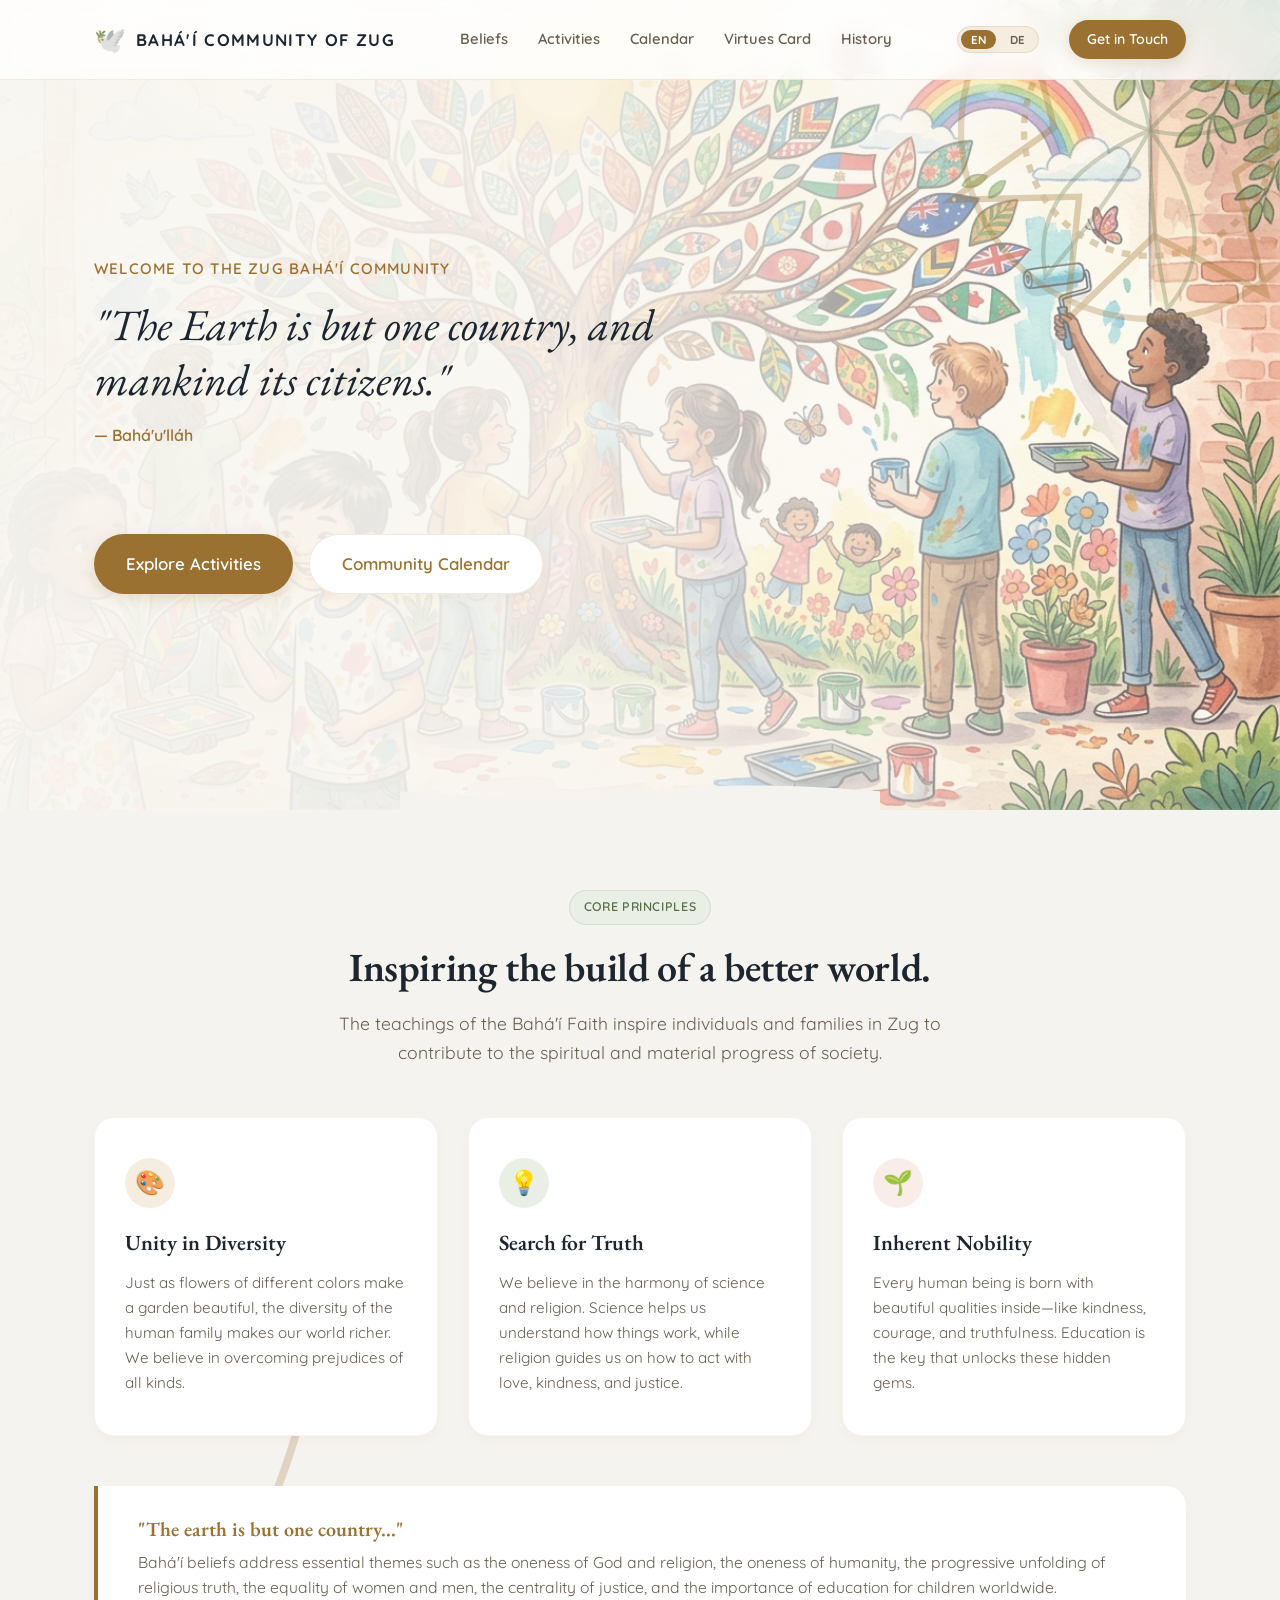
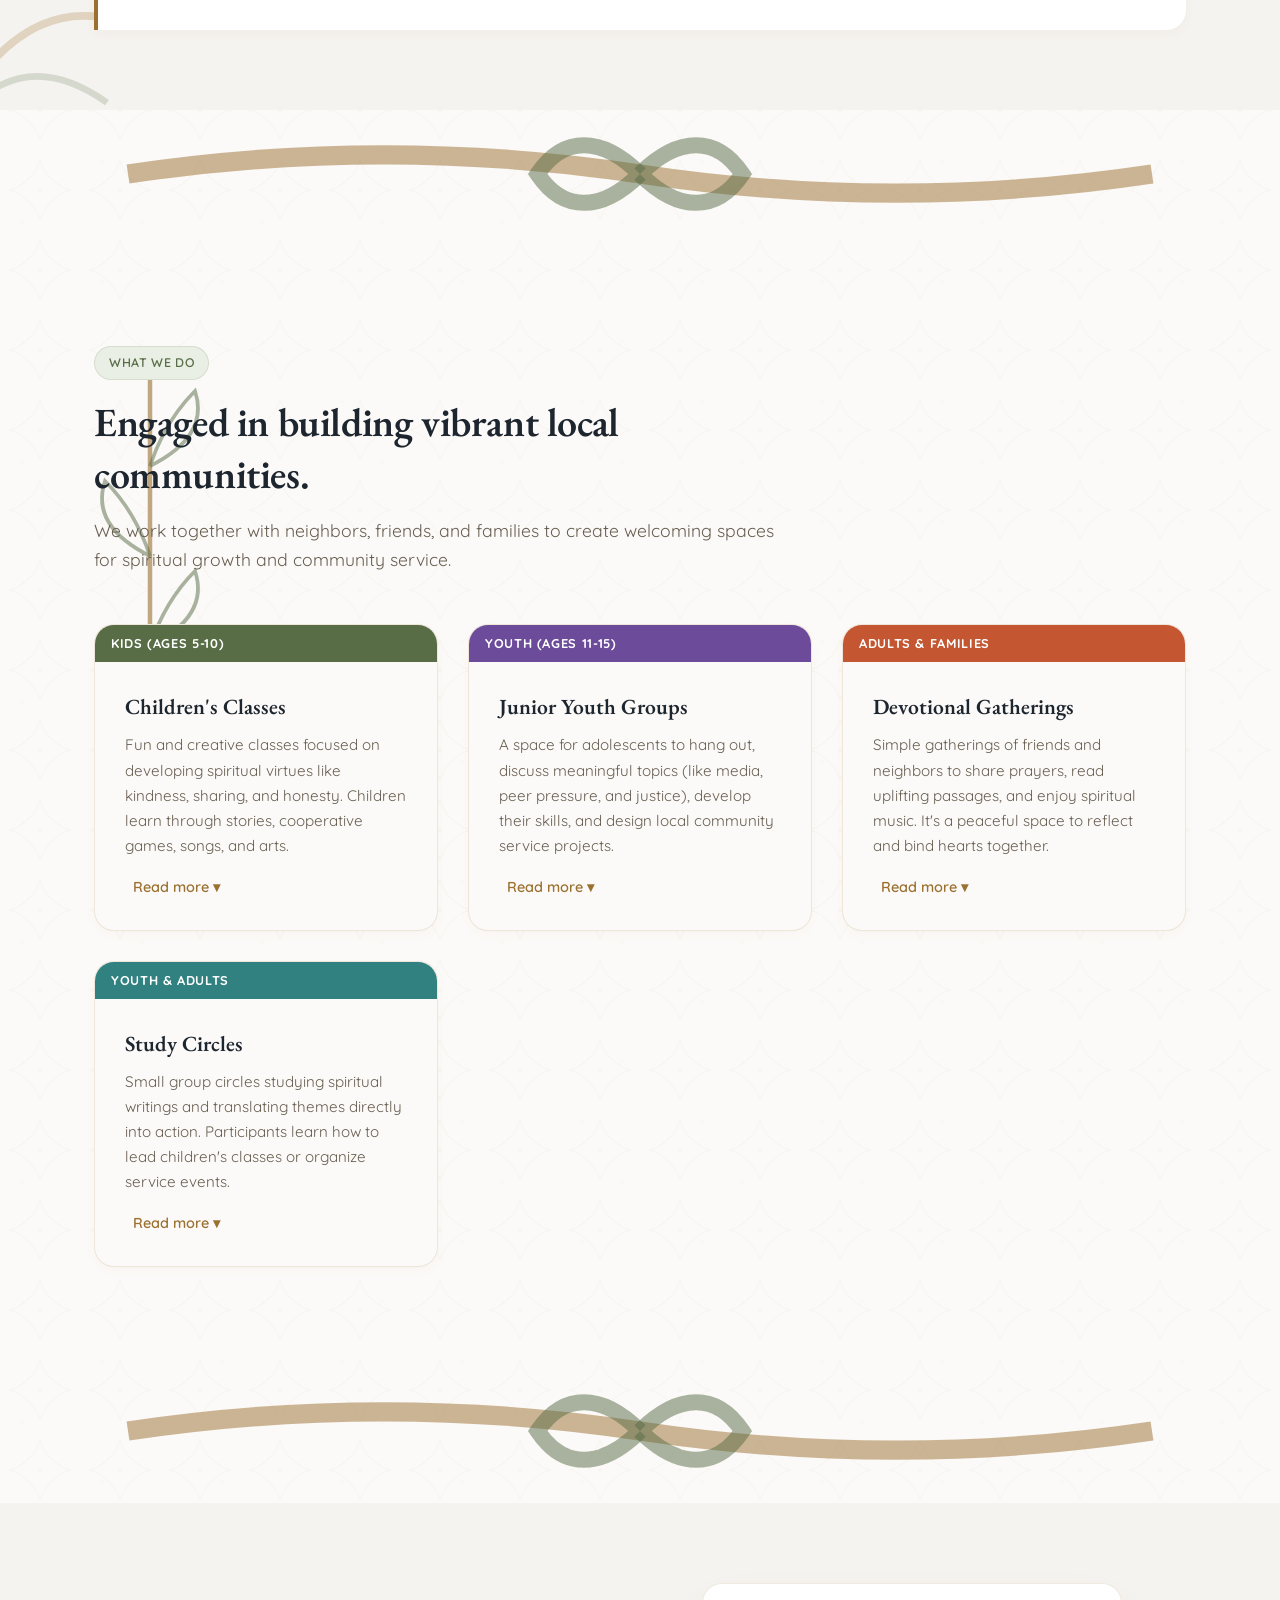
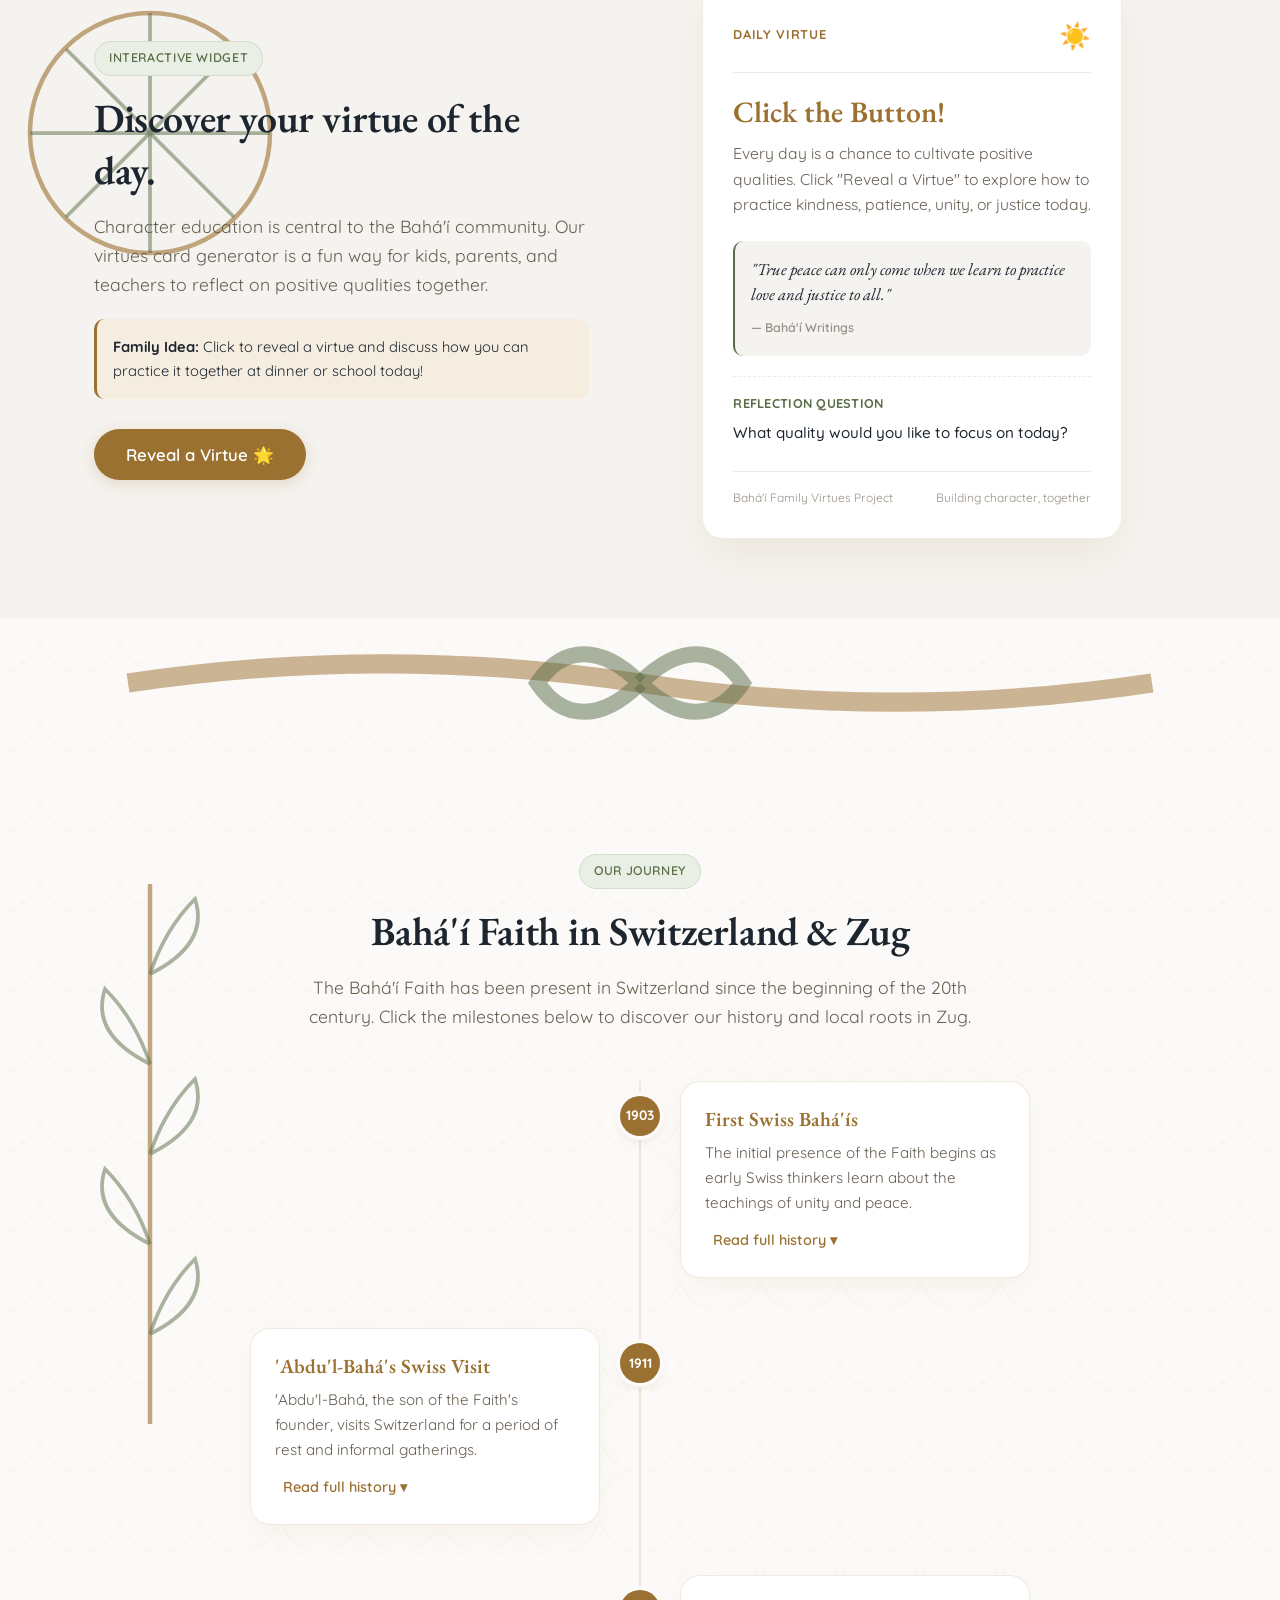
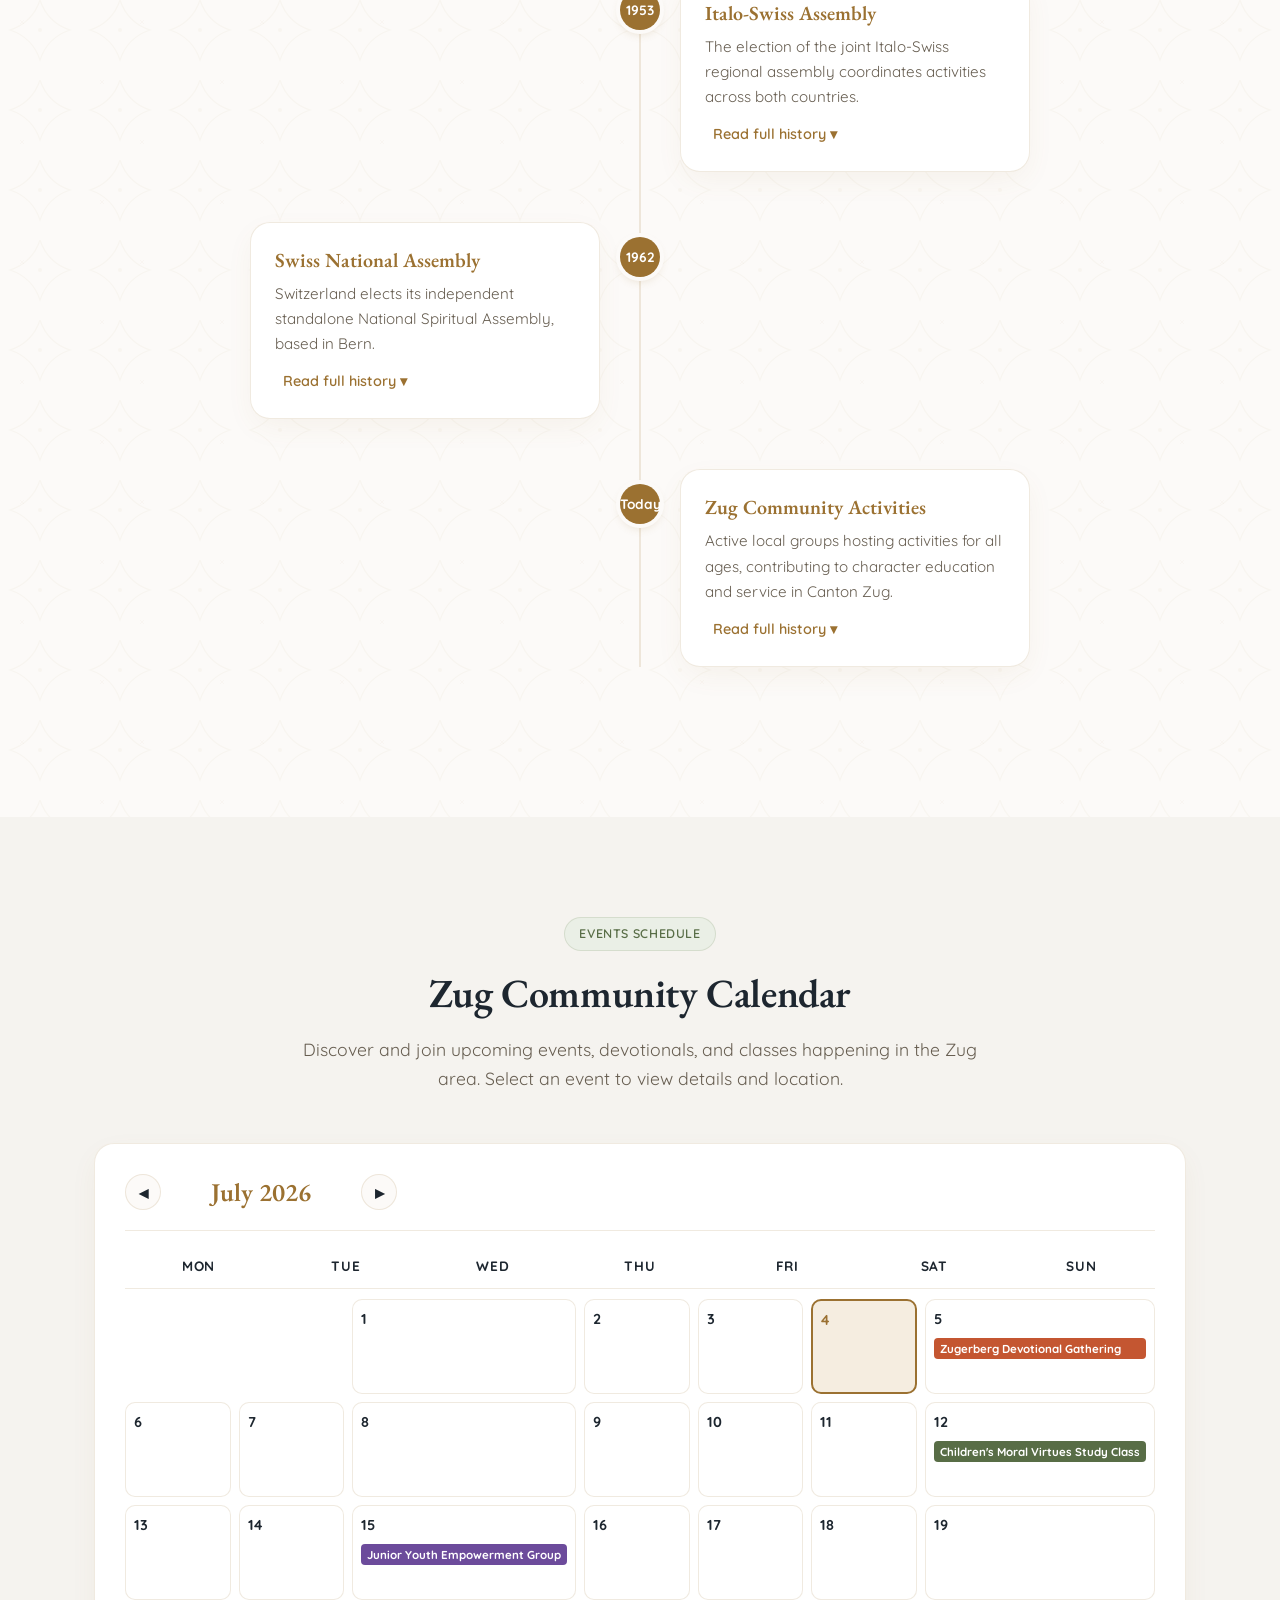
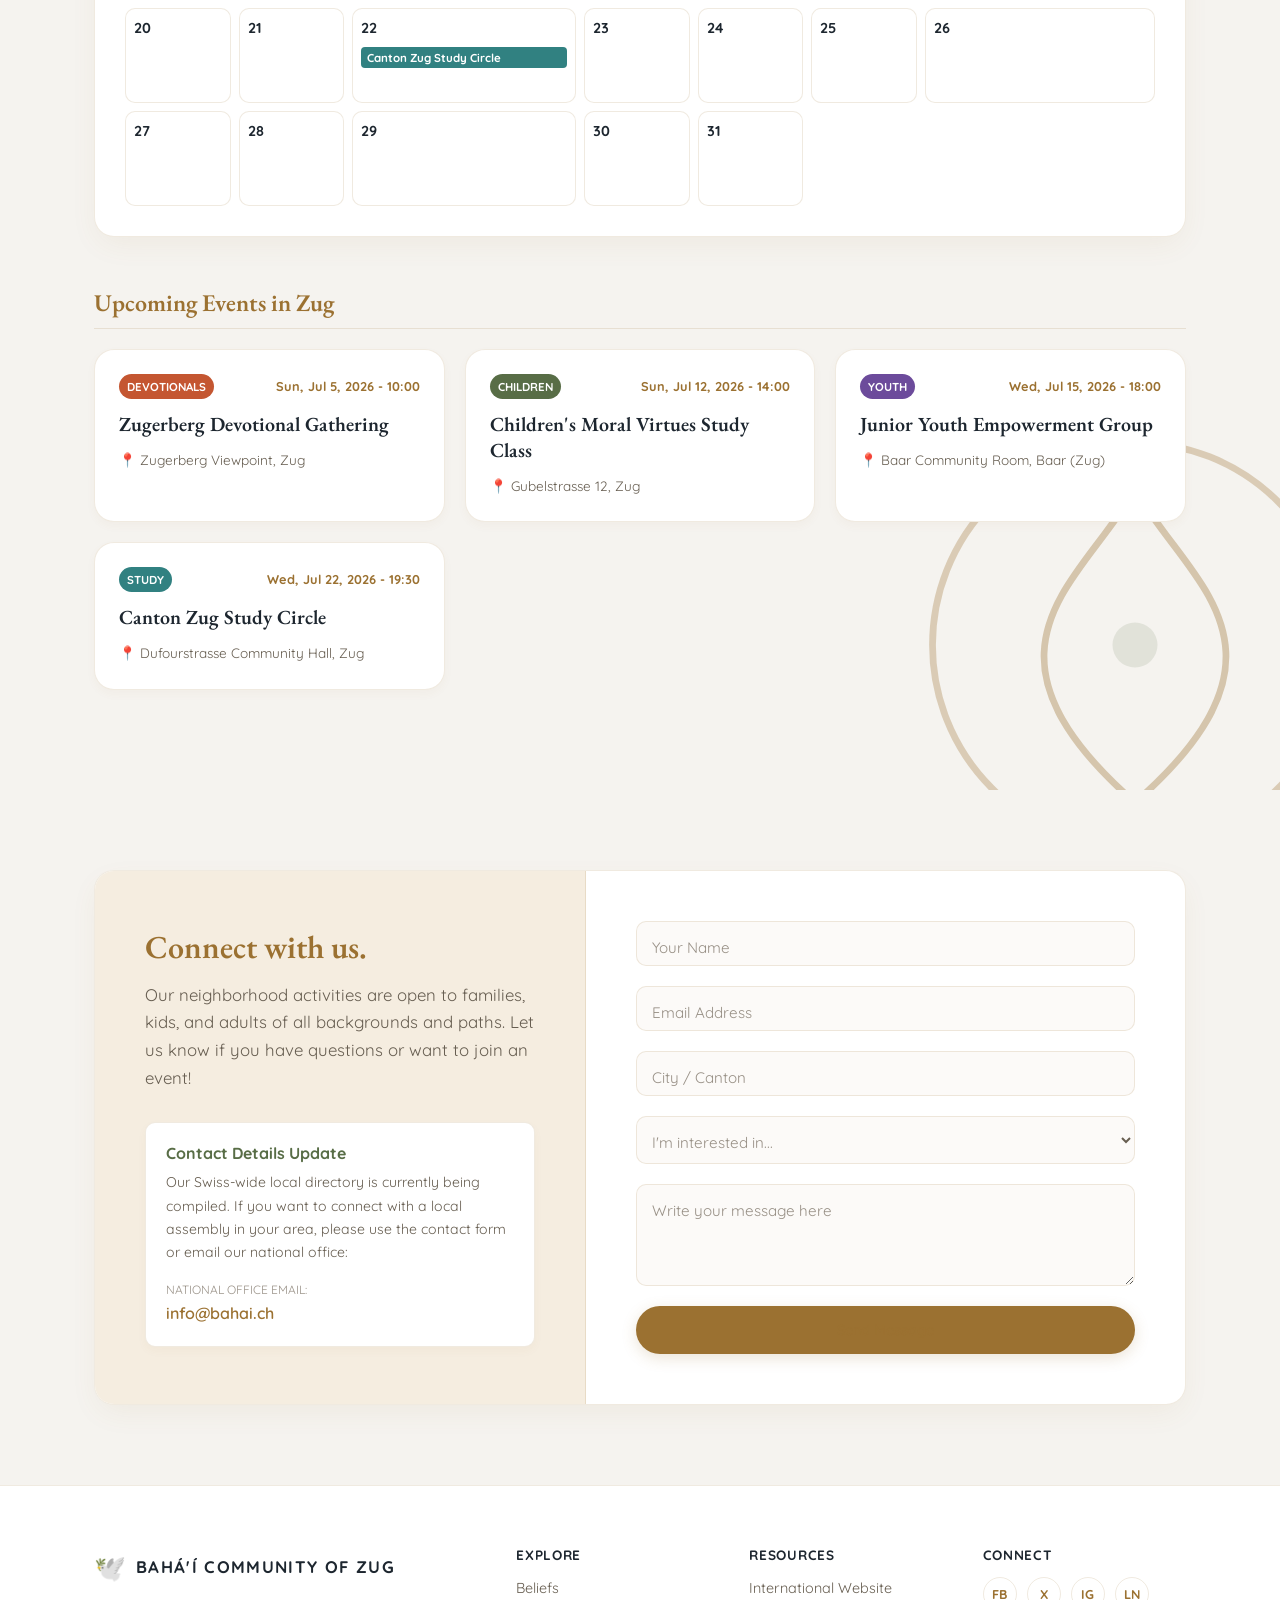
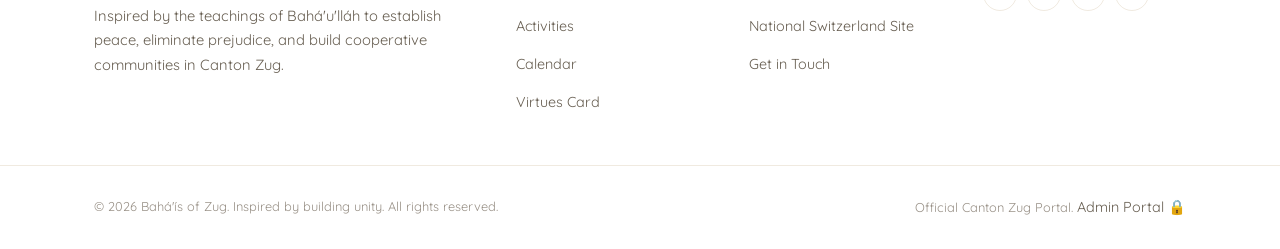
<file: index.html>
<!DOCTYPE html>
<html lang="en">
<head>
  <meta charset="UTF-8">
  <meta name="viewport" content="width=device-width, initial-scale=1.0">
  <meta name="description" content="Official Zug Bahá'í Community website. Discover local beliefs in unity, children's classes, youth groups, and community event calendar in Canton Zug.">
  <title data-tr="page_title">Bahá'ís of Zug | Building Unity & Community</title>
  
  <!-- Preconnect and Google Fonts -->
  <link rel="preconnect" href="https://fonts.googleapis.com">
  <link rel="preconnect" href="https://fonts.gstatic.com" crossorigin>
  <link href="https://fonts.googleapis.com/css2?family=EB+Garamond:ital,wght@0,400..700;1,400..700&family=Quicksand:wght@400;500;600;700&display=swap" rel="stylesheet">
  
  <!-- CSS Stylesheet -->
  <link rel="stylesheet" href="style.css">
</head>
<body>
  <!-- Admin Control Banner (Hidden by default) -->
  <div id="admin-banner" class="admin-banner hidden">
    <span data-tr="admin_logged_banner">Logged in as Admin (Canton Zug Portal)</span>
    <button id="admin-logout-btn" class="btn-logout" data-tr="logout_btn">Logout</button>
  </div>

  <!-- Scroll Progress Indicator -->
  <div id="scroll-progress" class="scroll-progress-bar"></div>

  <!-- Background Decorative Shapes Wrapper -->
  <div class="bg-decor-wrapper">
    <div class="decor-shape shape-1"></div>
    <div class="decor-shape shape-2"></div>
    <div class="decor-shape shape-3"></div>
  </div>

  <!-- Header Section -->
  <header class="site-header" id="header">
    <div class="container header-container">
      <a href="#" class="logo">
        <span class="logo-symbol">🕊️</span>
        <span class="logo-text" data-tr="logo_text">BAHÁ'ÍS OF ZUG</span>
        <span id="admin-nav-badge" class="admin-badge-nav hidden">Admin</span>
      </a>

      <nav class="nav-menu" id="nav-menu">
        <a href="#beliefs" class="nav-link" data-tr="nav_beliefs">Beliefs</a>
        <a href="#activities" class="nav-link" data-tr="nav_activities">Activities</a>
        <a href="#calendar" class="nav-link" data-tr="nav_calendar">Calendar</a>
        <a href="#virtues" class="nav-link" data-tr="nav_virtues">Virtues Card</a>
        <a href="#history" class="nav-link" data-tr="nav_history">History</a>
        <a href="#contact" class="nav-link btn-mobile-cta" data-tr="nav_contact_mobile">Get in Touch</a>
      </nav>

      <div class="header-actions">
        <!-- Language Selector -->
        <div class="lang-selector">
          <button class="lang-btn active" data-lang="en">EN</button>
          <button class="lang-btn" data-lang="de">DE</button>
        </div>

        <a href="#contact" class="btn btn-primary btn-header" data-tr="nav_contact">Get in Touch</a>
        
        <!-- Mobile Menu Toggle -->
        <button id="mobile-menu-toggle" class="mobile-menu-btn" aria-label="Toggle menu" aria-expanded="false">
          <span class="hamburger-bar"></span>
          <span class="hamburger-bar"></span>
          <span class="hamburger-bar"></span>
        </button>
      </div>
    </div>
  </header>

  <main>
    <!-- Hero Quote Rotator Section -->
    <section class="hero-section" id="home">
      <div class="hero-bg-overlay"></div>
      
      <!-- Elegant Golden Floral Background Mandala -->
      <div class="floral-svg svg-hero-tr">
        <svg viewBox="0 0 100 100" fill="none" xmlns="http://www.w3.org/2000/svg">
          <circle cx="50" cy="50" r="45" stroke="var(--color-primary)" stroke-opacity="0.6" stroke-width="1.5"/>
          <circle cx="50" cy="50" r="30" stroke="var(--color-primary)" stroke-opacity="0.7" stroke-dasharray="2 2" stroke-width="1.5"/>
          <path d="M50,8 L61.7,35.6 L91.3,31.7 L72.2,54.7 L86.8,80.6 L57.5,74.1 L42.5,99 L37.8,69.7 L8.7,78.3 L27.8,55.3 L13.2,29.4 L42.5,35.9 Z" stroke="var(--color-primary)" stroke-opacity="0.7" stroke-width="1.5"/>
          <path d="M50,50 Q65,20 80,35 Q65,50 50,50" stroke="var(--color-secondary)" stroke-opacity="0.6" stroke-width="1"/>
          <path d="M50,50 Q35,20 20,35 Q35,50 50,50" stroke="var(--color-secondary)" stroke-opacity="0.6" stroke-width="1"/>
          <path d="M50,50 Q75,70 65,90 Q55,70 50,50" stroke="var(--color-secondary)" stroke-opacity="0.6" stroke-width="1"/>
          <path d="M50,50 Q25,70 35,90 Q45,70 50,50" stroke="var(--color-secondary)" stroke-opacity="0.6" stroke-width="1"/>
        </svg>
      </div>

      <div class="container hero-grid">
        <div class="hero-content">
          <span class="hero-pretitle" data-tr="hero_pretitle">Welcome to the Zug Bahá'í Community</span>
          
          <!-- Quote Rotator Container -->
          <div class="quote-rotator">
            <div class="quote-slide active">
              <p class="quote-text" data-tr="hero_quote_1">"The Earth is but one country, and mankind its citizens."</p>
              <span class="quote-author" data-tr="hero_quote_author_1">— Bahá'u'lláh</span>
            </div>
            <div class="quote-slide">
              <p class="quote-text" data-tr="hero_quote_2">"Regard man as a mine rich in gems of inestimable value. Education can, alone, cause it to reveal its treasures..."</p>
              <span class="quote-author" data-tr="hero_quote_author_2">— Bahá'u'lláh</span>
            </div>
            <div class="quote-slide">
              <p class="quote-text" data-tr="hero_quote_3">"Lay the foundation of love and unity, for this is the source of all spiritual growth."</p>
              <span class="quote-author" data-tr="hero_quote_author_3">— 'Abdu'l-Bahá</span>
            </div>
          </div>

          <div class="hero-actions">
            <a href="#activities" class="btn btn-primary btn-lg" data-tr="hero_btn_explore">Explore Activities</a>
            <a href="#calendar" class="btn btn-secondary btn-lg" data-tr="hero_btn_calendar">Community Calendar</a>
          </div>
        </div>
      </div>
      <div class="section-divider-curve">
        <svg viewBox="0 0 1440 120" fill="none" xmlns="http://www.w3.org/2000/svg">
          <path d="M0,64L80,69.3C160,75,320,85,480,80C640,75,800,53,960,48C1120,43,1280,53,1360,58.7L1440,64L1440,120L1360,120C1280,120,1120,120,960,120C800,120,640,120,480,120C320,120,160,120,80,120L0,120Z" fill="var(--color-bg-alt)"/>
        </svg>
      </div>
    </section>

    <!-- Core Beliefs Section -->
    <section class="beliefs-section" id="beliefs">
      <!-- Subtle Floating Leaves SVG -->
      <div class="floral-svg svg-beliefs-bl">
        <svg viewBox="0 0 100 100" fill="none" xmlns="http://www.w3.org/2000/svg">
          <path d="M10,80 Q30,50 50,60 T90,30" stroke="var(--color-primary)" stroke-opacity="0.6" stroke-width="1.5"/>
          <path d="M15,75 C25,65 35,65 45,75" stroke="var(--color-secondary)" stroke-opacity="0.5" stroke-width="1.25"/>
          <path d="M50,55 C60,45 70,45 80,55" stroke="var(--color-secondary)" stroke-opacity="0.5" stroke-width="1.25"/>
        </svg>
      </div>

      <div class="container">
        <div class="section-header align-center">
          <span class="section-badge" data-tr="beliefs_badge">Core Principles</span>
          <h2 class="section-title text-serif" data-tr="beliefs_title">Inspiring the build of a better world.</h2>
          <p class="section-subtitle" data-tr="beliefs_subtitle">The teachings of the Bahá'í Faith inspire individuals and families in Zug to contribute to the spiritual and material progress of society.</p>
        </div>

        <div class="beliefs-grid">
          <!-- Principle 1 -->
          <div class="belief-card scroll-reveal">
            <div class="belief-icon color-1">🎨</div>
            <h3 class="belief-title text-serif" data-tr="principle_title_1">Unity in Diversity</h3>
            <p class="belief-description" data-tr="principle_desc_1">Just as flowers of different colors make a garden beautiful, the diversity of the human family makes our world richer. We believe in overcoming prejudices of all kinds.</p>
          </div>

          <!-- Principle 2 -->
          <div class="belief-card scroll-reveal">
            <div class="belief-icon color-2">💡</div>
            <h3 class="belief-title text-serif" data-tr="principle_title_2">Search for Truth</h3>
            <p class="belief-description" data-tr="principle_desc_2">We believe in the harmony of science and religion. Science helps us understand how things work, while religion guides us on how to act with love, kindness, and justice.</p>
          </div>

          <!-- Principle 3 -->
          <div class="belief-card scroll-reveal">
            <div class="belief-icon color-3">🌱</div>
            <h3 class="belief-title text-serif" data-tr="principle_title_3">Inherent Nobility</h3>
            <p class="belief-description" data-tr="principle_desc_3">Every human being is born with beautiful qualities inside—like kindness, courage, and truthfulness. Education is the key that unlocks these hidden gems.</p>
          </div>
        </div>

        <!-- Oneness Info Callout -->
        <div class="oneness-callout scroll-reveal">
          <div class="callout-content">
            <h4 class="callout-title text-serif" data-tr="callout_title">"The earth is but one country..."</h4>
            <p data-tr="callout_desc">Bahá'í beliefs address essential themes such as the oneness of God and religion, the oneness of humanity, the progressive unfolding of religious truth, the equality of women and men, the centrality of justice, and the importance of education for children worldwide.</p>
          </div>
        </div>
      </div>
    </section>

    <!-- Elegant Gold Floral Vine Divider -->
    <div class="floral-divider scroll-reveal">
      <svg viewBox="0 0 100 10" fill="none" xmlns="http://www.w3.org/2000/svg">
        <path d="M10,5 Q30,2 50,5 T90,5" stroke="var(--color-primary)" stroke-opacity="0.5" stroke-width="1.5"/>
        <path d="M50,5 C47,2 44,2 42,5 C44,8 47,8 50,5" stroke="var(--color-secondary)" stroke-opacity="0.5" stroke-width="1.25"/>
        <path d="M50,5 C53,2 56,2 58,5 C56,8 53,8 50,5" stroke="var(--color-secondary)" stroke-opacity="0.5" stroke-width="1.25"/>
      </svg>
    </div>

    <!-- Activities Section (Friendly focus) -->
    <section class="activities-section" id="activities">
      <!-- Subtle Background Floral Stem for Activities Section -->
      <div class="floral-svg svg-activities-tr">
        <svg viewBox="0 0 100 200" fill="none" xmlns="http://www.w3.org/2000/svg">
          <path d="M50,10 Q50,100 50,190" stroke="var(--color-primary)" stroke-opacity="0.6" stroke-width="1.5"/>
          <path d="M50,40 Q70,30 65,15 Q55,25 50,40" stroke="var(--color-secondary)" stroke-opacity="0.5" stroke-width="1.25"/>
          <path d="M50,70 Q30,60 35,45 Q45,55 50,70" stroke="var(--color-secondary)" stroke-opacity="0.5" stroke-width="1.25"/>
          <path d="M50,100 Q70,90 65,75 Q55,85 50,100" stroke="var(--color-secondary)" stroke-opacity="0.5" stroke-width="1.25"/>
          <path d="M50,130 Q30,120 35,105 Q45,115 50,130" stroke="var(--color-secondary)" stroke-opacity="0.5" stroke-width="1.25"/>
          <path d="M50,160 Q70,150 65,135 Q55,145 50,160" stroke="var(--color-secondary)" stroke-opacity="0.5" stroke-width="1.25"/>
        </svg>
      </div>
      <div class="container">
        <div class="section-header">
          <span class="section-badge" data-tr="act_section_badge">What we do</span>
          <h2 class="section-title text-serif" data-tr="act_section_title">Engaged in building vibrant local communities.</h2>
          <p class="section-subtitle" data-tr="act_section_subtitle">We work together with neighbors, friends, and families to create welcoming spaces for spiritual growth and community service.</p>
        </div>

        <div class="activities-grid">
          <!-- Activity 1 -->
          <div class="activity-card scroll-reveal">
            <div class="act-badge green" data-tr="act_badge_1">Kids (Ages 5-10)</div>
            <div class="act-content">
              <h3 class="act-title text-serif" data-tr="act_title_1">Children's Classes</h3>
              <p class="act-desc" data-tr="act_desc_1">Fun and creative classes focused on developing spiritual virtues like kindness, sharing, and honesty. Children learn through stories, cooperative games, songs, and arts.</p>
              <div class="act-details-expanded" data-tr="act_details_1">
                <p>Classes help children understand their nobility and build moral strength. In the Canton of Zug, kids from all backgrounds join these classes, fostering early habits of mutual respect.</p>
              </div>
              <button class="btn btn-text act-expand-btn" data-tr="btn_read_more">Read more ▾</button>
            </div>
          </div>

          <!-- Activity 2 -->
          <div class="activity-card scroll-reveal">
            <div class="act-badge purple" data-tr="act_badge_2">Youth (Ages 11-15)</div>
            <div class="act-content">
              <h3 class="act-title text-serif" data-tr="act_title_2">Junior Youth Groups</h3>
              <p class="act-desc" data-tr="act_desc_2">A space for adolescents to hang out, discuss meaningful topics (like media, peer pressure, and justice), develop their skills, and design local community service projects.</p>
              <div class="act-details-expanded" data-tr="act_details_2">
                <p>The Junior Youth Spiritual Empowerment Program supports youth during a crucial stage of growth. They learn to analyze their environment and apply spiritual principles to solve real-world problems.</p>
              </div>
              <button class="btn btn-text act-expand-btn" data-tr="btn_read_more">Read more ▾</button>
            </div>
          </div>

          <!-- Activity 3 -->
          <div class="activity-card scroll-reveal">
            <div class="act-badge orange" data-tr="act_badge_3">Adults & Families</div>
            <div class="act-content">
              <h3 class="act-title text-serif" data-tr="act_title_3">Devotional Gatherings</h3>
              <p class="act-desc" data-tr="act_desc_3">Simple gatherings of friends and neighbors to share prayers, read uplifting passages, and enjoy spiritual music. It's a peaceful space to reflect and bind hearts together.</p>
              <div class="act-details-expanded" data-tr="act_details_3">
                <p>Devotionals have no formal ritual. Guests are welcome to share prayers from their own faith, scriptures, or simply enjoy the peaceful environment, reinforcing spiritual ties.</p>
              </div>
              <button class="btn btn-text act-expand-btn" data-tr="btn_read_more">Read more ▾</button>
            </div>
          </div>

          <!-- Activity 4 -->
          <div class="activity-card scroll-reveal">
            <div class="act-badge teal" data-tr="act_badge_4">Youth & Adults</div>
            <div class="act-content">
              <h3 class="act-title text-serif" data-tr="act_title_4">Study Circles</h3>
              <p class="act-desc" data-tr="act_desc_4">Small group circles studying spiritual writings and translating themes directly into action. Participants learn how to lead children's classes or organize service events.</p>
              <div class="act-details-expanded" data-tr="act_details_4">
                <p>Study circles combine study and active service. Using curricula from the Ruhi Institute, they build capacity in participants to serve their local communities effectively.</p>
              </div>
              <button class="btn btn-text act-expand-btn" data-tr="btn_read_more">Read more ▾</button>
            </div>
          </div>
        </div>
      </div>
    </section>

    <!-- Elegant Gold Floral Vine Divider -->
    <div class="floral-divider scroll-reveal">
      <svg viewBox="0 0 100 10" fill="none" xmlns="http://www.w3.org/2000/svg">
        <path d="M10,5 Q30,2 50,5 T90,5" stroke="var(--color-primary)" stroke-opacity="0.5" stroke-width="1.5"/>
        <path d="M50,5 C47,2 44,2 42,5 C44,8 47,8 50,5" stroke="var(--color-secondary)" stroke-opacity="0.5" stroke-width="1.25"/>
        <path d="M50,5 C53,2 56,2 58,5 C56,8 53,8 50,5" stroke="var(--color-secondary)" stroke-opacity="0.5" stroke-width="1.25"/>
      </svg>
    </div>

    <!-- Virtues Card Generator Widget -->
    <section class="virtues-section" id="virtues">
      <!-- Subtle Background Floral Mandala for Virtues Section -->
      <div class="floral-svg svg-virtues-tl">
        <svg viewBox="0 0 100 100" fill="none" xmlns="http://www.w3.org/2000/svg">
          <circle cx="50" cy="50" r="40" stroke="var(--color-primary)" stroke-opacity="0.6" stroke-width="1.5"/>
          <path d="M50,10 L50,90 M10,50 L90,50" stroke="var(--color-secondary)" stroke-opacity="0.5" stroke-width="1.25"/>
          <path d="M22,22 L78,78 M22,78 L78,22" stroke="var(--color-secondary)" stroke-opacity="0.5" stroke-width="1.25"/>
        </svg>
      </div>
      <div class="container virtues-grid-layout">
        <div class="virtues-content">
          <span class="section-badge" data-tr="virtue_badge">Interactive Widget</span>
          <h2 class="section-title text-serif" data-tr="virtue_title">Discover your virtue of the day.</h2>
          <p class="section-subtitle" data-tr="virtue_subtitle">Character education is central to the Bahá'í community. Our virtues card generator is a fun way for kids, parents, and teachers to reflect on positive qualities together.</p>
          <div class="virtues-card-tip">
            <strong data-tr="virtue_tip_label">Family Idea:</strong> <span data-tr="virtue_tip_text">Click to reveal a virtue and discuss how you can practice it together at dinner or school today!</span>
          </div>
          <button id="generate-virtue-btn" class="btn btn-primary btn-lg" data-tr="virtue_btn">Reveal a Virtue 🌟</button>
        </div>

        <div class="virtues-card-wrapper">
          <!-- Generated Card -->
          <div class="virtue-card-container glass" id="virtue-display-card">
            <div class="vcard-header">
              <span class="vcard-tag" data-tr="virtue_card_header">Daily Virtue</span>
              <span class="vcard-icon" id="virtue-icon">☀️</span>
            </div>
            
            <div class="vcard-body">
              <h3 class="virtue-name text-serif" id="virtue-name" data-tr="virtue_card_title_init">Click the Button!</h3>
              <p class="virtue-desc" id="virtue-desc" data-tr="virtue_card_desc_init">Every day is a chance to cultivate positive qualities. Click "Reveal a Virtue" to explore how to practice kindness, patience, unity, or justice today.</p>
              
              <div class="virtue-quote-box" id="virtue-quote-container">
                <p class="virtue-quote" id="virtue-quote" data-tr="virtue_card_quote_init">"True peace can only come when we learn to practice love and justice to all."</p>
                <span class="virtue-quote-author" id="virtue-quote-author" data-tr="virtue_card_author_init">— Bahá'í Writings</span>
              </div>

              <div class="virtue-prompt-box">
                <span class="prompt-title" data-tr="virtue_prompt_title">Reflection Question</span>
                <p class="virtue-prompt" id="virtue-prompt" data-tr="virtue_prompt_init">What quality would you like to focus on today?</p>
              </div>
            </div>

            <div class="vcard-footer">
              <span data-tr="virtue_footer_1">Bahá'í Family Virtues Project</span>
              <span data-tr="virtue_footer_2">Building character, together</span>
            </div>
          </div>
        </div>
      </div>
    </section>

    <!-- Elegant Gold Floral Vine Divider -->
    <div class="floral-divider scroll-reveal">
      <svg viewBox="0 0 100 10" fill="none" xmlns="http://www.w3.org/2000/svg">
        <path d="M10,5 Q30,2 50,5 T90,5" stroke="var(--color-primary)" stroke-opacity="0.5" stroke-width="1.5"/>
        <path d="M50,5 C47,2 44,2 42,5 C44,8 47,8 50,5" stroke="var(--color-secondary)" stroke-opacity="0.5" stroke-width="1.25"/>
        <path d="M50,5 C53,2 56,2 58,5 C56,8 53,8 50,5" stroke="var(--color-secondary)" stroke-opacity="0.5" stroke-width="1.25"/>
      </svg>
    </div>

    <!-- History Timeline Section -->
    <section class="history-section" id="history">
      <!-- Subtle Background Floral Stem for History Section -->
      <div class="floral-svg svg-history-tr">
        <svg viewBox="0 0 100 200" fill="none" xmlns="http://www.w3.org/2000/svg">
          <path d="M50,190 Q50,100 50,10" stroke="var(--color-primary)" stroke-opacity="0.6" stroke-width="1.5"/>
          <path d="M50,160 Q70,150 65,135 Q55,145 50,160" stroke="var(--color-secondary)" stroke-opacity="0.5" stroke-width="1.25"/>
          <path d="M50,130 Q30,120 35,105 Q45,115 50,130" stroke="var(--color-secondary)" stroke-opacity="0.5" stroke-width="1.25"/>
          <path d="M50,100 Q70,90 65,75 Q55,85 50,100" stroke="var(--color-secondary)" stroke-opacity="0.5" stroke-width="1.25"/>
          <path d="M50,70 Q30,60 35,45 Q45,55 50,70" stroke="var(--color-secondary)" stroke-opacity="0.5" stroke-width="1.25"/>
          <path d="M50,40 Q70,30 65,15 Q55,25 50,40" stroke="var(--color-secondary)" stroke-opacity="0.5" stroke-width="1.25"/>
        </svg>
      </div>
      <div class="container">
        <div class="section-header align-center">
          <span class="section-badge" data-tr="history_badge">Our Journey</span>
          <h2 class="section-title text-serif" data-tr="history_title">Bahá'í Faith in Switzerland & Zug</h2>
          <p class="section-subtitle" data-tr="history_subtitle">The Bahá'í Faith has been present in Switzerland since the beginning of the 20th century. Click the milestones below to discover our history and local roots in Zug.</p>
        </div>

        <!-- Timeline Wrapper -->
        <div class="timeline-container">
          <div class="timeline-line"></div>
          
          <!-- Milestone 1 -->
          <div class="timeline-item scroll-reveal">
            <div class="timeline-badge">1903</div>
            <div class="timeline-panel glass">
              <h3 class="timeline-title text-serif" data-tr="milestone_title_1">First Swiss Bahá'ís</h3>
              <p class="timeline-desc-short" data-tr="milestone_desc_short_1">The initial presence of the Faith begins as early Swiss thinkers learn about the teachings of unity and peace.</p>
              <div class="timeline-expanded-content" data-tr="milestone_details_1">
                <p>The teachings of the Bahá'í Faith arrived in Switzerland at the dawn of the 20th century, inspiring local searchers who sought international peace and spiritual renewal. Notable early figures established bridges with local associations in Zurich, Bern, and central Switzerland.</p>
              </div>
              <button class="btn btn-text timeline-toggle-btn" data-tr="btn_history_read_more">Read full history ▾</button>
            </div>
          </div>

          <!-- Milestone 2 -->
          <div class="timeline-item scroll-reveal">
            <div class="timeline-badge">1911</div>
            <div class="timeline-panel glass">
              <h3 class="timeline-title text-serif" data-tr="milestone_title_2">'Abdu'l-Bahá's Swiss Visit</h3>
              <p class="timeline-desc-short" data-tr="milestone_desc_short_2">'Abdu'l-Bahá, the son of the Faith's founder, visits Switzerland for a period of rest and informal gatherings.</p>
              <div class="timeline-expanded-content" data-tr="milestone_details_2">
                <p>In September 1911, 'Abdu'l-Bahá visited Geneva and Thonon-les-Bains. This period was primarily dedicated to rest after his exhausting journey from Egypt. Rather than public lectures, he held intimate, informal meetings with early Western Bahá'ís and individual seekers who visited him.</p>
              </div>
              <button class="btn btn-text timeline-toggle-btn" data-tr="btn_history_read_more">Read full history ▾</button>
            </div>
          </div>

          <!-- Milestone 3 -->
          <div class="timeline-item scroll-reveal">
            <div class="timeline-badge">1953</div>
            <div class="timeline-panel glass">
              <h3 class="timeline-title text-serif" data-tr="milestone_title_3">Italo-Swiss Assembly</h3>
              <p class="timeline-desc-short" data-tr="milestone_desc_short_3">The election of the joint Italo-Swiss regional assembly coordinates activities across both countries.</p>
              <div class="timeline-expanded-content" data-tr="milestone_details_3">
                <p>In 1953, the first joint regional administrative body, the Italo-Swiss National Spiritual Assembly, was elected. This assembly coordinated activities across both Italy and Switzerland, laying the groundwork for stronger local communities.</p>
              </div>
              <button class="btn btn-text timeline-toggle-btn" data-tr="btn_history_read_more">Read full history ▾</button>
            </div>
          </div>

          <!-- Milestone 4 -->
          <div class="timeline-item scroll-reveal">
            <div class="timeline-badge">1962</div>
            <div class="timeline-panel glass">
              <h3 class="timeline-title text-serif" data-tr="milestone_title_4">Swiss National Assembly</h3>
              <p class="timeline-desc-short" data-tr="milestone_desc_short_4">Switzerland elects its independent standalone National Spiritual Assembly, based in Bern.</p>
              <div class="timeline-expanded-content" data-tr="milestone_details_4">
                <p>In 1962, during the global Ten Year Crusade, the independent, sovereign National Spiritual Assembly of the Bahá'ís of Switzerland was officially established. This marked the official administrative autonomy of the Swiss Bahá'í community, with its permanent seat in Bern.</p>
              </div>
              <button class="btn btn-text timeline-toggle-btn" data-tr="btn_history_read_more">Read full history ▾</button>
            </div>
          </div>

          <!-- Milestone 5 -->
          <div class="timeline-item scroll-reveal">
            <div class="timeline-badge">Today</div>
            <div class="timeline-panel glass">
              <h3 class="timeline-title text-serif" data-tr="milestone_title_5">Zug Community Activities</h3>
              <p class="timeline-desc-short" data-tr="milestone_desc_short_5">Active local groups hosting activities for all ages, contributing to character education and service in Canton Zug.</p>
              <div class="timeline-expanded-content" data-tr="milestone_details_5">
                <p>Today, the Zug community consists of local Bahá'ís and friends from diverse national origins, actively engaged in building peaceful neighborhoods, hosting moral classes for kids in Cham, Baar, and Zug, and organising community devotionals.</p>
              </div>
              <button class="btn btn-text timeline-toggle-btn" data-tr="btn_history_read_more">Read full history ▾</button>
            </div>
          </div>
        </div>
      </div>
    </section>

    <!-- Calendar Section -->
    <section class="calendar-section" id="calendar">
      <!-- Subtle Background Floral Mandala for Calendar Section -->
      <div class="floral-svg svg-calendar-br">
        <svg viewBox="0 0 100 100" fill="none" xmlns="http://www.w3.org/2000/svg">
          <circle cx="50" cy="50" r="45" stroke="var(--color-primary)" stroke-opacity="0.6" stroke-width="1.5"/>
          <path d="M50,15 C60,35 90,50 50,85 C10,50 40,35 50,15 Z" stroke="var(--color-primary)" stroke-opacity="0.7" stroke-width="1.5"/>
          <circle cx="50" cy="50" r="5" fill="var(--color-secondary)" fill-opacity="0.25"/>
        </svg>
      </div>

      <div class="container">
        <div class="section-header align-center">
          <span class="section-badge" data-tr="calendar_badge">Events Schedule</span>
          <h2 class="section-title text-serif"><span data-tr="calendar_title">Zug Community Calendar</span> <span id="admin-cal-badge" class="admin-badge-cal hidden">Admin Mode Active 🛠️</span></h2>
          <p class="section-subtitle" data-tr="calendar_subtitle">Discover and join upcoming events, devotionals, and classes happening in the Zug area. Select an event to view details and location.</p>
        </div>

        <div class="calendar-wrapper glass scroll-reveal">
          <!-- Calendar Header -->
          <div class="calendar-header-panel">
            <div class="calendar-controls">
              <button id="cal-prev-month" class="cal-btn" aria-label="Previous Month">◂</button>
              <h3 id="cal-month-year" class="text-serif">July 2026</h3>
              <button id="cal-next-month" class="cal-btn" aria-label="Next Month">▸</button>
            </div>
            <div class="admin-controls-wrapper">
              <button id="admin-add-event-btn" class="btn btn-secondary btn-admin-action hidden" data-tr="calendar_add_btn">+ Add Event</button>
            </div>
          </div>

          <!-- Calendar Grid -->
          <div class="calendar-grid-container">
            <!-- Day labels -->
            <div class="calendar-day-labels">
              <div data-tr="weekday_mon">Mon</div>
              <div data-tr="weekday_tue">Tue</div>
              <div data-tr="weekday_wed">Wed</div>
              <div data-tr="weekday_thu">Thu</div>
              <div data-tr="weekday_fri">Fri</div>
              <div data-tr="weekday_sat">Sat</div>
              <div data-tr="weekday_sun">Sun</div>
            </div>
            <!-- Days grid (populated via JS) -->
            <div class="calendar-days-grid" id="calendar-days">
              <!-- JS will inject days here -->
            </div>
          </div>
        </div>

        <!-- Upcoming Events list for Mobile -->
        <div class="upcoming-events-list-wrapper scroll-reveal">
          <h3 class="text-serif upcoming-title" data-tr="upcoming_events_title">Upcoming Events in Zug</h3>
          <div id="upcoming-events-list" class="upcoming-events-list">
            <!-- JS will inject upcoming events list here -->
          </div>
        </div>
      </div>
    </section>

    <!-- Contact Section -->
    <section class="contact-section" id="contact">
      <div class="container contact-container">
        <div class="contact-card glass">
          <div class="contact-grid">
            <div class="contact-info">
              <h2 class="contact-title text-serif" data-tr="contact_title">Connect with us.</h2>
              <p class="contact-desc" data-tr="contact_desc">Our neighborhood activities are open to families, kids, and adults of all backgrounds and paths. Let us know if you have questions or want to join an event!</p>
              
              <!-- Contact details block -->
              <div class="placeholder-notice">
                <h4 data-tr="contact_notice_title">Contact Details Update</h4>
                <p data-tr="contact_notice_desc">Our Swiss-wide local directory is currently being compiled. If you want to connect with a local assembly in your area, please use the contact form or email our national office:</p>
                <div class="office-email">
                  <span data-tr="contact_office_label">National Office Email:</span>
                  <a href="mailto:info@bahai.ch">info@bahai.ch</a>
                </div>
              </div>
            </div>

            <!-- Simple Inquiry Form -->
            <div class="contact-form-wrapper" id="form-container">
              <form id="bahai-contact-form" class="contact-form" novalidate>
                <div class="input-field">
                  <input type="text" id="c-name" name="name" required placeholder=" ">
                  <label for="c-name" data-tr="form_name_label">Your Name</label>
                  <span class="error-msg" data-tr="form_error_name">Please enter your name.</span>
                </div>

                <div class="input-field">
                  <input type="email" id="c-email" name="email" required placeholder=" ">
                  <label for="c-email" data-tr="form_email_label">Email Address</label>
                  <span class="error-msg" data-tr="form_error_email">Please enter a valid email address.</span>
                </div>

                <div class="input-field">
                  <input type="text" id="c-city" name="city" required placeholder=" ">
                  <label for="c-city" data-tr="form_city_label">City / Canton</label>
                  <span class="error-msg" data-tr="form_error_city">Please enter your city or canton.</span>
                </div>

                <div class="input-field select-field">
                  <select id="c-topic" name="topic" required>
                    <option value="" disabled selected hidden></option>
                    <option value="children" data-tr="form_topic_1">Children's Classes</option>
                    <option value="youth" data-tr="form_topic_2">Junior Youth Groups</option>
                    <option value="devotionals" data-tr="form_topic_3">Devotional Gatherings</option>
                    <option value="general" data-tr="form_topic_4">General Inquiry</option>
                  </select>
                  <label for="c-topic" class="select-label" data-tr="form_topic_label">I'm interested in...</label>
                  <span class="error-msg" data-tr="form_error_topic">Please select an interest.</span>
                </div>

                <div class="input-field text-area-field">
                  <textarea id="c-message" name="message" required placeholder=" " rows="4"></textarea>
                  <label for="c-message" data-tr="form_message_label">Write your message here</label>
                  <span class="error-msg" data-tr="form_error_message">Please type your message.</span>
                </div>

                <button type="submit" class="btn btn-primary btn-block btn-submit" id="submit-btn">
                  <span class="btn-text" data-tr="form_submit_btn">Send Message</span>
                  <span class="btn-spinner hidden"></span>
                </button>
              </form>

              <!-- Success Card -->
              <div class="form-success-card hidden" id="form-success">
                <div class="success-icon">🕊️</div>
                <h3 class="success-title text-serif" data-tr="form_success_title">Message Received</h3>
                <p class="success-desc" data-tr="form_success_desc">Thank you for reaching out to the Bahá'í community. We will connect you with a coordinator in your area and get back to you soon.</p>
                <button class="btn btn-secondary" id="form-reset-btn" data-tr="form_success_reset_btn">Send Another Message</button>
              </div>
            </div>
          </div>
        </div>
      </div>
    </section>
  </main>

  <!-- Footer Section -->
  <footer class="site-footer">
    <div class="container footer-grid">
      <div class="footer-brand">
        <a href="#" class="logo">
          <span class="logo-symbol">🕊️</span>
          <span class="logo-text" data-tr="logo_text">BAHÁ'ÍS OF ZUG</span>
        </a>
        <p class="footer-desc" data-tr="footer_brand_desc">Inspired by the teachings of Bahá'u'lláh to establish peace, eliminate prejudice, and build cooperative communities in Canton Zug.</p>
      </div>

      <div class="footer-links-group">
        <div class="footer-links-col">
          <h4 class="f-col-title" data-tr="footer_col_1_title">Explore</h4>
          <a href="#beliefs" class="f-link" data-tr="nav_beliefs">Our Beliefs</a>
          <a href="#activities" class="f-link" data-tr="nav_activities">Local Activities</a>
          <a href="#calendar" class="f-link" data-tr="nav_calendar">Zug Calendar</a>
          <a href="#virtues" class="f-link" data-tr="nav_virtues">Virtues Card</a>
        </div>

        <div class="footer-links-col">
          <h4 class="f-col-title" data-tr="footer_col_2_title">Resources</h4>
          <a href="https://bahai.org" target="_blank" class="f-link" data-tr="footer_link_intl">International Website</a>
          <a href="https://bahai.ch" target="_blank" class="f-link" data-tr="footer_link_nat">National Switzerland Site</a>
          <a href="#contact" class="f-link" data-tr="nav_contact">Contact Us</a>
        </div>

        <div class="footer-links-col">
          <h4 class="f-col-title" data-tr="footer_col_3_title">Connect</h4>
          <div class="footer-socials">
            <a href="https://www.facebook.com/bahai.switzerland.7" target="_blank" aria-label="Facebook">FB</a>
            <a href="https://x.com/Bahai_CH" target="_blank" aria-label="X (Twitter)">X</a>
            <a href="https://www.instagram.com/bahai_switzerland/" target="_blank" aria-label="Instagram">IG</a>
            <a href="https://ch.linkedin.com/company/bah%C3%A1%E2%80%99%C3%AD-switzerland" target="_blank" aria-label="LinkedIn">LN</a>
          </div>
        </div>
      </div>
    </div>

    <div class="footer-bottom">
      <div class="container footer-bottom-container">
        <p>&copy; 2026 <span data-tr="footer_copy">Bahá'ís of Zug. Inspired by building unity. All rights reserved.</span></p>
        <p>
          <span class="footer-dot-sep" data-tr="footer_portal_desc">Official Canton Zug Portal.</span>
          <a href="#" id="admin-portal-link" class="f-link admin-portal-link" data-tr="admin_portal_link">Admin Portal 🔒</a>
        </p>
      </div>
    </div>
  </footer>

  <!-- ==========================================================================
     Modal Panels & Admin Editors
     ========================================================================== -->
  
  <!-- Event Details Modal -->
  <div id="event-details-modal" class="modal-overlay hidden">
    <div class="modal-card glass scale-up">
      <button class="modal-close-btn" id="close-details-btn">&times;</button>
      <div class="modal-header">
        <span class="event-category-badge" id="event-detail-category">Devotional</span>
        <h3 class="event-detail-title text-serif" id="event-detail-title">Event Title</h3>
      </div>
      <div class="modal-body">
        <div class="detail-time-row">
          <span class="detail-icon">📅</span>
          <span id="event-detail-datetime">Monday, July 15, 2026 - 19:30</span>
        </div>
        <div class="detail-desc-row">
          <p id="event-detail-desc">Event description goes here. Learn more about local service and study.</p>
        </div>
        <div class="detail-location-row">
          <span class="detail-icon">📍</span>
          <div>
            <strong id="event-detail-location-name">Community Center, Zug</strong>
            <!-- Google Maps link container -->
            <div id="maps-link-container" class="maps-link-container">
              <!-- JS will inject link here -->
            </div>
          </div>
        </div>
      </div>
      <div class="modal-footer admin-event-actions hidden" id="admin-event-actions">
        <button id="admin-edit-event-btn" class="btn btn-secondary" data-tr="admin_btn_edit">Edit Event</button>
        <button id="admin-delete-event-btn" class="btn btn-secondary btn-danger" data-tr="admin_btn_delete">Delete Event</button>
      </div>
    </div>
  </div>

  <!-- Admin Login Modal -->
  <div id="login-modal" class="modal-overlay hidden">
    <div class="modal-card glass scale-up">
      <button class="modal-close-btn" id="close-login-btn">&times;</button>
      <h3 class="modal-title text-serif" data-tr="login_title">Admin Portal Login</h3>
      <p class="modal-subtitle" data-tr="login_subtitle">Authorized access for Zug community coordinators.</p>
      
      <form id="admin-login-form" class="modal-form" novalidate>
        <div class="input-field">
          <input type="text" id="login-username" required placeholder=" ">
          <label for="login-username" data-tr="login_username_label">Username</label>
          <span class="error-msg" data-tr="login_error_user">Please enter username.</span>
        </div>
        <div class="input-field">
          <input type="password" id="login-password" required placeholder=" ">
          <label for="login-password" data-tr="login_password_label">Password</label>
          <span class="error-msg" data-tr="login_error_pass">Please enter password.</span>
        </div>
        <div class="login-feedback error hidden" id="login-feedback" data-tr="login_feedback_error">Invalid username or password.</div>
        <button type="submit" class="btn btn-primary btn-block" data-tr="login_submit">Sign In</button>
      </form>
    </div>
  </div>

  <!-- Event Editor Form Modal -->
  <div id="event-editor-modal" class="modal-overlay hidden">
    <div class="modal-card glass scale-up editor-modal-card">
      <button class="modal-close-btn" id="close-editor-btn">&times;</button>
      <h3 class="modal-title text-serif" id="editor-modal-title" data-tr="editor_title_add">Add Event</h3>
      
      <form id="event-editor-form" class="modal-form" novalidate>
        <input type="hidden" id="edit-event-id">
        <div class="form-row-2">
          <div class="input-field">
            <input type="text" id="event-title" required placeholder=" ">
            <label for="event-title" data-tr="editor_label_title">Event Title</label>
            <span class="error-msg" data-tr="editor_error_title">Please enter a title.</span>
          </div>
          <div class="input-field select-field">
            <select id="event-category" required>
              <option value="children" data-tr="form_topic_1">Children's Class</option>
              <option value="youth" data-tr="form_topic_2">Junior Youth Group</option>
              <option value="devotionals" selected data-tr="form_topic_3">Devotional Gathering</option>
              <option value="study" data-tr="form_topic_5">Study Circle</option>
            </select>
            <label for="event-category" class="select-label" data-tr="editor_label_category">Category</label>
          </div>
        </div>

        <div class="form-row-2">
          <div class="input-field">
            <input type="date" id="event-date" required placeholder=" ">
            <label for="event-date" class="date-label" data-tr="editor_label_date">Date</label>
            <span class="error-msg" data-tr="editor_error_date">Select a valid date.</span>
          </div>
          <div class="input-field">
            <input type="time" id="event-time" required placeholder=" ">
            <label for="event-time" class="time-label" data-tr="editor_label_time">Time</label>
            <span class="error-msg" data-tr="editor_error_time">Select time.</span>
          </div>
        </div>

        <div class="input-field text-area-field">
          <textarea id="event-description" required placeholder=" " rows="3"></textarea>
          <label for="event-description" data-tr="editor_label_desc">Event Description</label>
          <span class="error-msg" data-tr="editor_error_desc">Please enter a description.</span>
        </div>

        <div class="form-row-2">
          <div class="input-field">
            <input type="text" id="event-location" required placeholder=" ">
            <label for="event-location" data-tr="editor_label_loc">Location Name</label>
            <span class="error-msg" data-tr="editor_error_loc">Please enter a location.</span>
          </div>
          <div class="input-field">
            <input type="url" id="event-maps-link" placeholder=" ">
            <label for="event-maps-link" data-tr="editor_label_maps">Google Maps URL</label>
            <span class="error-msg" data-tr="editor_error_maps">Please enter a valid URL.</span>
          </div>
        </div>

        <button type="submit" class="btn btn-primary btn-block" id="editor-save-btn" data-tr="editor_submit">Save Event</button>
      </form>
    </div>
  </div>

  <!-- App Javascript -->
  <script src="app.js"></script>
</body>
</html>
</file>
<file: style.css>
/* ==========================================================================
   BAHÁ'Í SWITZERLAND COMMUNITY WEBSITE - STYLESHEET
   Serene, Formal, Family-Friendly Theme
   ========================================================================== */

/* Design Tokens & Theme Variables */
:root {
  /* Fonts */
  --font-serif: 'EB Garamond', serif;
  --font-sans: 'Quicksand', sans-serif;

  /* Color Palette (Serene Light-Theme first) */
  --color-bg: hsl(35, 35%, 98%);
  --color-bg-alt: hsl(35, 24%, 95%);
  --color-text-primary: hsl(210, 24%, 15%);
  --color-text-secondary: hsl(35, 12%, 36%);
  --color-text-muted: hsl(35, 8%, 56%);
  
  --color-primary: hsl(36, 52%, 40%); /* Rich Gold/Bronze */
  --color-primary-light: hsl(36, 52%, 92%);
  --color-primary-rgb: 155, 113, 49;
  
  --color-secondary: hsl(92, 22%, 35%); /* Olive/Sage Green */
  --color-secondary-light: hsl(92, 22%, 92%);
  --color-secondary-rgb: 97, 115, 64;
  
  --color-accent: hsl(15, 60%, 48%); /* Terracotta Clay */
  --color-accent-rgb: 196, 85, 49;

  --color-surface: rgba(255, 255, 255, 0.75);
  --color-surface-solid: #ffffff;
  --border-color: rgba(155, 113, 49, 0.15);
  --border-focus: rgba(155, 113, 49, 0.4);

  /* Transitions */
  --transition-fast: 0.2s cubic-bezier(0.4, 0, 0.2, 1);
  --transition-normal: 0.4s cubic-bezier(0.4, 0, 0.2, 1);
  --transition-slow: 0.6s cubic-bezier(0.4, 0, 0.2, 1);

  /* Border Radii (More rounded and friendly) */
  --radius-sm: 10px;
  --radius-md: 20px;
  --radius-lg: 30px;
  --radius-pill: 9999px;

  /* Shadows */
  --shadow-sm: 0 4px 10px rgba(155, 113, 49, 0.04);
  --shadow-md: 0 10px 30px -5px rgba(155, 113, 49, 0.08);
  --shadow-lg: 0 20px 45px -10px rgba(155, 113, 49, 0.12);

  --header-height: 80px;
  --container-width: 1140px;
  --glass-blur: 12px;
}

/* ==========================================================================
   Reset & Base Styles
   ========================================================================== */
*, *::before, *::after {
  box-sizing: border-box;
  margin: 0;
  padding: 0;
}

html {
  scroll-behavior: smooth;
  font-size: 16px;
  overflow-x: hidden;
}

body {
  font-family: var(--font-sans);
  background-color: var(--color-bg);
  background-image: 
    url("data:image/svg+xml,%3Csvg xmlns='http://www.w3.org/2000/svg' width='80' height='80' viewBox='0 0 80 80'%3E%3Cpath d='M40,0 C45,15 55,25 70,30 C55,35 45,45 40,60 C35,45 25,35 10,30 C25,25 35,15 40,0 Z' fill='none' stroke='%239b7131' stroke-opacity='0.04' stroke-width='1.25'/%3E%3Ccircle cx='40' cy='30' r='2' fill='%239b7131' fill-opacity='0.04'/%3E%3C/svg%3E"),
    url("data:image/svg+xml,%3Csvg xmlns='http://www.w3.org/2000/svg' width='120' height='120' viewBox='0 0 120 120'%3E%3Cpath d='M20,20 L24,24 M20,24 L24,20 M100,80 L104,84 M100,84 L104,80' stroke='%239b7131' stroke-opacity='0.03' stroke-width='1'/%3E%3C/svg%3E");
  color: var(--color-text-secondary);
  line-height: 1.65;
  -webkit-font-smoothing: antialiased;
  overflow-x: hidden;
}

section {
  overflow: hidden;
}

h1, h2, h3, h4, h5, h6 {
  color: var(--color-text-primary);
  font-weight: 700;
  line-height: 1.3;
}

.text-serif {
  font-family: var(--font-serif);
  font-weight: 600;
}

a {
  color: inherit;
  text-decoration: none;
  transition: color var(--transition-fast);
}

button, input, select, textarea {
  font-family: inherit;
  font-size: inherit;
  color: inherit;
  background: none;
  border: none;
  outline: none;
}

button {
  cursor: pointer;
}

/* Scrollbar Styling */
::-webkit-scrollbar {
  width: 8px;
}
::-webkit-scrollbar-track {
  background: var(--color-bg);
}
::-webkit-scrollbar-thumb {
  background: var(--color-primary-light);
  border-radius: var(--radius-pill);
  border: 2px solid var(--color-bg);
}
::-webkit-scrollbar-thumb:hover {
  background: var(--color-primary);
}

/* Scroll Progress Bar */
.scroll-progress-bar {
  position: fixed;
  top: 0;
  left: 0;
  width: 0%;
  height: 4px;
  background: linear-gradient(90deg, var(--color-primary), var(--color-secondary));
  z-index: 1000;
  transition: width 0.1s ease;
}

/* ==========================================================================
   Reusable Components & Utilities
   ========================================================================== */
.container {
  width: 100%;
  max-width: var(--container-width);
  margin-right: auto;
  margin-left: auto;
  padding-right: 24px;
  padding-left: 24px;
  position: relative;
  z-index: 2;
}

.glass {
  background: var(--color-surface);
  backdrop-filter: blur(var(--glass-blur));
  -webkit-backdrop-filter: blur(var(--glass-blur));
  border: 1px solid var(--border-color);
  box-shadow: var(--shadow-md);
  border-radius: var(--radius-md);
  transition: transform var(--transition-normal), box-shadow var(--transition-normal), border-color var(--transition-normal);
}

/* Buttons */
.btn {
  display: inline-flex;
  align-items: center;
  justify-content: center;
  padding: 12px 28px;
  font-family: var(--font-sans);
  font-weight: 600;
  font-size: 0.95rem;
  border-radius: var(--radius-pill);
  transition: transform var(--transition-fast), box-shadow var(--transition-fast), background-color var(--transition-normal), border-color var(--transition-normal);
  text-align: center;
}

.btn-primary {
  background-color: var(--color-primary);
  color: white;
  box-shadow: 0 4px 15px rgba(var(--color-primary-rgb), 0.2);
}

.btn-primary:hover {
  transform: translateY(-2px);
  box-shadow: 0 6px 20px rgba(var(--color-primary-rgb), 0.35);
  background-color: hsl(36, 52%, 35%);
}

.btn-secondary {
  background-color: white;
  color: var(--color-primary);
  border: 1px solid var(--border-color);
  box-shadow: var(--shadow-sm);
}

.btn-secondary:hover {
  background-color: var(--color-bg-alt);
  border-color: var(--color-primary);
  transform: translateY(-2px);
}

.btn-text {
  color: var(--color-primary);
  font-weight: 600;
  font-size: 0.9rem;
  padding: 4px 8px;
}

.btn-text:hover {
  text-decoration: underline;
}

.btn-lg {
  padding: 15px 32px;
  font-size: 1.05rem;
}

.btn-block {
  width: 100%;
}

/* Badges & Section Headers */
.section-badge {
  display: inline-block;
  padding: 6px 14px;
  font-weight: 600;
  font-size: 0.78rem;
  text-transform: uppercase;
  letter-spacing: 0.05em;
  color: var(--color-secondary);
  background-color: var(--color-secondary-light);
  border: 1px solid rgba(var(--color-secondary-rgb), 0.15);
  border-radius: var(--radius-pill);
  margin-bottom: 16px;
}

.section-header {
  margin-bottom: 50px;
  max-width: 680px;
}

.section-header.align-center {
  margin-left: auto;
  margin-right: auto;
  text-align: center;
}

.section-title {
  font-size: clamp(2rem, 3.5vw, 2.5rem);
  margin-bottom: 16px;
  letter-spacing: -0.01em;
}

.section-subtitle {
  font-size: 1.1rem;
  color: var(--color-text-secondary);
}

/* Curve styling at Hero base */
.section-divider-curve {
  position: absolute;
  bottom: 0;
  left: 0;
  width: 100%;
  line-height: 0;
  z-index: 2;
}

.section-divider-curve svg {
  width: 100%;
  height: 40px;
  display: block;
}

/* ==========================================================================
   Header / Navigation
   ========================================================================== */
.site-header {
  position: fixed;
  top: 0;
  left: 0;
  width: 100%;
  height: var(--header-height);
  z-index: 100;
  display: flex;
  align-items: center;
  border-bottom: 1px solid var(--border-color);
  background: rgba(255, 255, 255, 0.8);
  backdrop-filter: blur(10px);
  -webkit-backdrop-filter: blur(10px);
  transition: transform var(--transition-normal), background var(--transition-normal);
}

.site-header.scroll-down {
  transform: translateY(-100%);
}

.site-header.scroll-up {
  transform: translateY(0);
  background: white;
  box-shadow: var(--shadow-sm);
}

.header-container {
  display: flex;
  align-items: center;
  justify-content: space-between;
  width: 100%;
}

/* Logo */
.logo {
  display: flex;
  align-items: center;
  gap: 10px;
}

.logo-symbol {
  font-size: 1.6rem;
}

.logo-text {
  font-family: var(--font-sans);
  font-weight: 700;
  font-size: 1.05rem;
  letter-spacing: 0.08em;
  color: var(--color-text-primary);
}

/* Nav Menu */
.nav-menu {
  display: flex;
  align-items: center;
  gap: 30px;
}

.nav-link {
  font-family: var(--font-sans);
  font-weight: 600;
  font-size: 0.92rem;
  padding: 6px 0;
  color: var(--color-text-secondary);
  position: relative;
}

.nav-link::after {
  content: '';
  position: absolute;
  bottom: 0;
  left: 0;
  width: 100%;
  height: 2px;
  background-color: var(--color-primary);
  transform: scaleX(0);
  transform-origin: right;
  transition: transform var(--transition-fast);
}

.nav-link:hover {
  color: var(--color-text-primary);
}

.nav-link:hover::after {
  transform: scaleX(1);
  transform-origin: left;
}

.btn-mobile-cta {
  display: none;
}

.header-actions {
  display: flex;
  align-items: center;
  gap: 15px;
}

.btn-header {
  padding: 8px 18px;
  font-size: 0.88rem;
}

.mobile-menu-btn {
  display: none;
  flex-direction: column;
  justify-content: space-between;
  width: 24px;
  height: 16px;
  z-index: 101;
}

.hamburger-bar {
  display: block;
  width: 100%;
  height: 2px;
  background-color: var(--color-text-primary);
  border-radius: var(--radius-pill);
  transition: transform var(--transition-fast), opacity var(--transition-fast);
}

.mobile-menu-btn[aria-expanded="true"] .hamburger-bar:nth-child(1) {
  transform: translateY(7px) rotate(45deg);
}

.mobile-menu-btn[aria-expanded="true"] .hamburger-bar:nth-child(2) {
  opacity: 0;
}

.mobile-menu-btn[aria-expanded="true"] .hamburger-bar:nth-child(3) {
  transform: translateY(-7px) rotate(-45deg);
}

/* ==========================================================================
   Hero Section
   ========================================================================== */
.hero-section {
  padding-top: calc(var(--header-height) + 60px);
  padding-bottom: 100px;
  position: relative;
  background-image: linear-gradient(90deg, rgba(249, 247, 242, 0.97) 0%, rgba(249, 247, 242, 0.9) 45%, rgba(249, 247, 242, 0.25) 100%), url('hero-unity.jpg');
  background-size: cover;
  background-position: center right;
  min-height: 90vh;
  display: flex;
  align-items: center;
}

.hero-grid {
  display: grid;
  grid-template-columns: 1fr;
  align-items: center;
  gap: 50px;
  position: relative;
  z-index: 3;
}

.hero-content {
  display: flex;
  flex-direction: column;
  align-items: flex-start;
  max-width: 65%;
}

.hero-pretitle {
  font-weight: 600;
  font-size: 0.95rem;
  text-transform: uppercase;
  letter-spacing: 0.08em;
  color: var(--color-primary);
  margin-bottom: 16px;
}

/* Quote Rotator Slide Styles */
.quote-rotator {
  position: relative;
  min-height: 200px;
  width: 100%;
  margin-bottom: 30px;
  display: grid;
  grid-template-columns: 1fr;
}

.quote-slide {
  grid-area: 1 / 1 / 2 / 2;
  opacity: 0;
  visibility: hidden;
  transform: translateY(15px);
  transition: opacity 0.8s ease, transform 0.8s ease, visibility 0.8s ease;
  display: flex;
  flex-direction: column;
  gap: 15px;
}

.quote-slide.active {
  opacity: 1;
  visibility: visible;
  transform: translateY(0);
}

.quote-text {
  font-family: var(--font-serif);
  font-size: clamp(2rem, 4vw, 2.75rem);
  line-height: 1.25;
  color: var(--color-text-primary);
  font-style: italic;
}

.quote-author {
  font-family: var(--font-sans);
  font-weight: 600;
  font-size: 1rem;
  color: var(--color-primary);
}

.hero-actions {
  display: flex;
  gap: 16px;
  flex-wrap: wrap;
}

/* Illustration styling with shadow frames */
.hero-illustration {
  display: flex;
  justify-content: center;
}

.image-frame {
  position: relative;
  width: 100%;
  max-width: 440px;
  border-radius: var(--radius-md);
  box-shadow: var(--shadow-lg);
  background: white;
  padding: 10px;
  border: 1px solid var(--border-color);
  transform: rotate(1deg);
  transition: transform var(--transition-normal);
}

.image-frame:hover {
  transform: rotate(0deg) scale(1.02);
}

.hero-img {
  width: 100%;
  height: auto;
  border-radius: calc(var(--radius-md) - 8px);
  display: block;
}

.image-caption {
  display: block;
  font-size: 0.78rem;
  text-align: center;
  color: var(--color-text-muted);
  margin-top: 8px;
  font-style: italic;
}

/* ==========================================================================
   Core Beliefs Section
   ========================================================================== */
.beliefs-section {
  padding: 80px 0;
  background-color: var(--color-bg-alt);
  position: relative;
}

.beliefs-grid {
  display: grid;
  grid-template-columns: repeat(auto-fit, minmax(280px, 1fr));
  gap: 30px;
  margin-bottom: 50px;
}

.belief-card {
  background-color: white;
  border-radius: var(--radius-md);
  padding: 40px 30px;
  box-shadow: var(--shadow-sm);
  border: 1px solid rgba(155, 113, 49, 0.08);
  display: flex;
  flex-direction: column;
  align-items: flex-start;
  transition: transform var(--transition-normal), box-shadow var(--transition-normal);
}

.belief-card:hover {
  transform: translateY(-5px);
  box-shadow: var(--shadow-md);
  border-color: rgba(var(--color-primary-rgb), 0.2);
}

.belief-icon {
  width: 50px;
  height: 50px;
  border-radius: 50%;
  display: flex;
  align-items: center;
  justify-content: center;
  font-size: 1.5rem;
  margin-bottom: 20px;
}

.belief-icon.color-1 { background-color: var(--color-primary-light); }
.belief-icon.color-2 { background-color: var(--color-secondary-light); }
.belief-icon.color-3 { background-color: rgba(196, 85, 49, 0.1); }

.belief-title {
  font-size: 1.35rem;
  margin-bottom: 14px;
}

.belief-description {
  font-size: 0.95rem;
  color: var(--color-text-secondary);
}

/* Callout Box */
.oneness-callout {
  background-color: white;
  border-left: 4px solid var(--color-primary);
  padding: 30px 40px;
  border-radius: 0 var(--radius-md) var(--radius-md) 0;
  box-shadow: var(--shadow-sm);
}

.callout-title {
  font-size: 1.25rem;
  margin-bottom: 8px;
  color: var(--color-primary);
}

.callout-content p {
  font-size: 0.98rem;
  line-height: 1.6;
}

/* ==========================================================================
   Activities Section
   ========================================================================== */
.activities-section {
  padding: 100px 0;
  position: relative;
}

.activities-grid {
  display: grid;
  grid-template-columns: repeat(auto-fit, minmax(260px, 1fr));
  gap: 30px;
}

.activity-card {
  background-color: var(--color-bg);
  border-radius: var(--radius-md);
  border: 1px solid var(--border-color);
  overflow: hidden;
  box-shadow: var(--shadow-sm);
  display: flex;
  flex-direction: column;
  transition: transform var(--transition-normal), box-shadow var(--transition-normal);
}

.activity-card:hover {
  transform: translateY(-4px);
  box-shadow: var(--shadow-md);
}

.act-badge {
  padding: 8px 16px;
  font-size: 0.8rem;
  font-weight: 700;
  text-transform: uppercase;
  letter-spacing: 0.05em;
  color: white;
}

.act-badge.green { background-color: var(--color-secondary); }
.act-badge.purple { background-color: hsl(265, 35%, 45%); }
.act-badge.orange { background-color: var(--color-accent); }
.act-badge.teal { background-color: hsl(180, 45%, 35%); }

.act-content {
  padding: 30px;
  display: flex;
  flex-direction: column;
  flex-grow: 1;
}

.act-title {
  font-size: 1.35rem;
  margin-bottom: 12px;
}

.act-desc {
  font-size: 0.95rem;
  color: var(--color-text-secondary);
  margin-bottom: 16px;
  flex-grow: 1;
}

.act-details-expanded {
  max-height: 0;
  overflow: hidden;
  transition: max-height 0.4s cubic-bezier(0.4, 0, 0.2, 1);
}

.act-details-expanded p {
  font-size: 0.92rem;
  line-height: 1.55;
  color: var(--color-text-secondary);
  border-top: 1px solid var(--border-color);
  padding-top: 12px;
  margin-top: 10px;
}

.act-expand-btn {
  align-self: flex-start;
  margin-top: auto;
}

/* ==========================================================================
   Virtues Card Widget Section
   ========================================================================== */
.virtues-section {
  padding: 80px 0;
  background-color: var(--color-bg-alt);
  position: relative;
}

.virtues-grid-layout {
  display: grid;
  grid-template-columns: 0.95fr 1.05fr;
  align-items: center;
  gap: 50px;
}

.virtues-content {
  display: flex;
  flex-direction: column;
  align-items: flex-start;
}

.virtues-card-tip {
  margin: 20px 0 30px 0;
  padding: 16px;
  background-color: var(--color-primary-light);
  border-radius: var(--radius-sm);
  border-left: 3px solid var(--color-primary);
  font-size: 0.92rem;
  color: var(--color-text-primary);
}

.virtues-card-wrapper {
  display: flex;
  justify-content: center;
  perspective: 1000px;
}

/* Virtue Card Styled Widget */
.virtue-card-container {
  width: 100%;
  max-width: 420px;
  padding: 30px;
  background: white;
  border: 1px solid var(--border-color);
  border-radius: var(--radius-md);
  box-shadow: var(--shadow-lg);
  transition: transform 0.6s cubic-bezier(0.4, 0, 0.2, 1);
  transform-style: preserve-3d;
}

/* Interactive flip class for widget activation */
.virtue-card-container.reveal-anim {
  animation: flipReveal 0.6s cubic-bezier(0.4, 0, 0.2, 1) forwards;
}

@keyframes flipReveal {
  0% { transform: scale(1) rotateY(0deg); }
  50% { transform: scale(0.95) rotateY(90deg); }
  100% { transform: scale(1) rotateY(0deg); }
}

.vcard-header {
  display: flex;
  justify-content: space-between;
  align-items: center;
  border-bottom: 1px solid var(--border-color);
  padding-bottom: 16px;
  margin-bottom: 20px;
}

.vcard-tag {
  font-size: 0.8rem;
  font-weight: 700;
  text-transform: uppercase;
  letter-spacing: 0.05em;
  color: var(--color-primary);
}

.vcard-icon {
  font-size: 1.6rem;
}

.vcard-body {
  display: flex;
  flex-direction: column;
}

.virtue-name {
  font-size: 1.85rem;
  margin-bottom: 10px;
  color: var(--color-primary);
  transition: color var(--transition-fast);
}

.virtue-desc {
  font-size: 0.98rem;
  line-height: 1.6;
  margin-bottom: 24px;
}

.virtue-quote-box {
  background-color: var(--color-bg-alt);
  border-radius: var(--radius-sm);
  padding: 16px;
  margin-bottom: 20px;
  border-left: 2px solid var(--color-secondary);
}

.virtue-quote {
  font-family: var(--font-serif);
  font-style: italic;
  font-size: 1.05rem;
  color: var(--color-text-primary);
  line-height: 1.5;
  margin-bottom: 6px;
}

.virtue-quote-author {
  font-size: 0.78rem;
  font-weight: 600;
  color: var(--color-text-muted);
}

.virtue-prompt-box {
  border-top: 1px dashed var(--border-color);
  padding-top: 16px;
  margin-bottom: 10px;
}

.prompt-title {
  display: block;
  font-size: 0.8rem;
  font-weight: 700;
  text-transform: uppercase;
  color: var(--color-secondary);
  margin-bottom: 6px;
  letter-spacing: 0.02em;
}

.virtue-prompt {
  font-size: 0.95rem;
  font-weight: 500;
  color: var(--color-text-primary);
}

.vcard-footer {
  display: flex;
  justify-content: space-between;
  font-size: 0.75rem;
  color: var(--color-text-muted);
  border-top: 1px solid var(--border-color);
  padding-top: 16px;
  margin-top: 16px;
}

/* ==========================================================================
   Swiss History Timeline Section
   ========================================================================== */
.history-section {
  padding: 100px 0;
  position: relative;
}

.timeline-container {
  position: relative;
  max-width: 800px;
  margin: 50px auto 0 auto;
  padding: 0 10px;
}

/* Vertical center line */
.timeline-line {
  position: absolute;
  top: 0;
  bottom: 0;
  left: 50%;
  width: 2px;
  background-color: var(--border-color);
  transform: translateX(-50%);
}

.timeline-item {
  display: flex;
  justify-content: space-between;
  align-items: flex-start;
  position: relative;
  width: 50%;
  margin-bottom: 50px;
}

/* Alternating positioning */
.timeline-item:nth-child(odd) {
  align-self: flex-start;
  padding-right: 40px;
}

.timeline-item:nth-child(even) {
  align-self: flex-end;
  padding-left: 40px;
  left: 50%;
}

.timeline-badge {
  position: absolute;
  top: 15px;
  right: -20px; /* Centered relative to right margin */
  width: 40px;
  height: 40px;
  border-radius: 50%;
  background-color: var(--color-primary);
  color: white;
  font-weight: 700;
  font-size: 0.85rem;
  display: flex;
  align-items: center;
  justify-content: center;
  z-index: 5;
  box-shadow: 0 0 0 4px var(--color-bg), 0 4px 10px rgba(var(--color-primary-rgb), 0.2);
}

.timeline-item:nth-child(even) .timeline-badge {
  left: -20px;
}

.timeline-panel {
  padding: 24px;
  background-color: white;
  width: 100%;
}

.timeline-title {
  font-size: 1.25rem;
  margin-bottom: 8px;
  color: var(--color-primary);
}

.timeline-desc-short {
  font-size: 0.95rem;
  color: var(--color-text-secondary);
}

.timeline-expanded-content {
  max-height: 0;
  overflow: hidden;
  transition: max-height 0.4s cubic-bezier(0.4, 0, 0.2, 1);
}

.timeline-expanded-content p {
  font-size: 0.92rem;
  line-height: 1.5;
  border-top: 1px dashed var(--border-color);
  margin-top: 12px;
  padding-top: 12px;
  color: var(--color-text-secondary);
}

.timeline-toggle-btn {
  margin-top: 12px;
}

/* ==========================================================================
   Contact Form Section
   ========================================================================== */
.contact-section {
  padding: 80px 0;
  background-color: var(--color-bg-alt);
}

.contact-card {
  padding: 0;
  overflow: hidden;
  background-color: white;
}

.contact-grid {
  display: grid;
  grid-template-columns: 0.9fr 1.1fr;
}

.contact-info {
  padding: 50px;
  background-color: var(--color-primary-light);
  border-right: 1px solid var(--border-color);
  display: flex;
  flex-direction: column;
  justify-content: center;
}

.contact-title {
  font-size: 2rem;
  margin-bottom: 12px;
  color: var(--color-primary);
}

.contact-desc {
  font-size: 1.05rem;
  margin-bottom: 30px;
}

.placeholder-notice {
  background-color: white;
  padding: 20px;
  border-radius: var(--radius-sm);
  border: 1px solid var(--border-color);
  box-shadow: var(--shadow-sm);
}

.placeholder-notice h4 {
  font-size: 1rem;
  margin-bottom: 8px;
  color: var(--color-secondary);
}

.placeholder-notice p {
  font-size: 0.88rem;
  margin-bottom: 16px;
}

.office-email span {
  display: block;
  font-size: 0.75rem;
  text-transform: uppercase;
  color: var(--color-text-muted);
}

.office-email a {
  font-weight: 600;
  color: var(--color-primary);
}

.office-email a:hover {
  text-decoration: underline;
}

.contact-form-wrapper {
  padding: 50px;
  display: flex;
  flex-direction: column;
  justify-content: center;
  position: relative;
}

.contact-form {
  display: flex;
  flex-direction: column;
  gap: 20px;
}

/* Inputs & Floating labels */
.input-field {
  position: relative;
  display: flex;
  flex-direction: column;
}

.input-field input, .input-field select, .input-field textarea {
  width: 100%;
  padding: 12px 16px;
  background-color: var(--color-bg);
  border: 1px solid var(--border-color);
  border-radius: var(--radius-sm);
  font-size: 0.95rem;
  transition: border-color var(--transition-fast), box-shadow var(--transition-fast);
}

.input-field input:focus, .input-field select:focus, .input-field textarea:focus {
  border-color: var(--color-primary);
  box-shadow: 0 0 0 3px var(--border-focus);
  background-color: white;
}

.input-field label {
  position: absolute;
  left: 16px;
  top: 14px;
  font-size: 0.95rem;
  color: var(--color-text-muted);
  pointer-events: none;
  transition: transform var(--transition-fast), font-size var(--transition-fast), color var(--transition-fast);
}

/* Floating behavior */
.input-field input:focus ~ label,
.input-field input:not(:placeholder-shown) ~ label,
.input-field textarea:focus ~ label,
.input-field textarea:not(:placeholder-shown) ~ label {
  transform: translateY(-24px) scale(0.85);
  transform-origin: left;
  color: var(--color-primary);
  font-weight: 600;
}

.input-field select:focus ~ .select-label,
.input-field select:valid ~ .select-label {
  transform: translateY(-24px) scale(0.85);
  transform-origin: left;
  color: var(--color-primary);
  font-weight: 600;
}

.input-field select {
  height: 48px;
}

.input-field.error input,
.input-field.error select,
.input-field.error textarea {
  border-color: var(--color-accent);
}

.input-field.error label {
  color: var(--color-accent);
}

.error-msg {
  display: none;
  font-size: 0.75rem;
  color: var(--color-accent);
  margin-top: 4px;
}

.input-field.error .error-msg {
  display: block;
}

.btn-submit {
  height: 48px;
}

.btn-spinner {
  width: 20px;
  height: 20px;
  border: 2px solid rgba(255, 255, 255, 0.3);
  border-top-color: white;
  border-radius: 50%;
  animation: spinner 0.8s linear infinite;
}

@keyframes spinner {
  to { transform: rotate(360deg); }
}

.hidden {
  display: none !important;
}

/* Success Card */
.form-success-card {
  display: flex;
  flex-direction: column;
  align-items: center;
  text-align: center;
  padding: 30px 0;
  animation: popIn 0.4s ease-out forwards;
}

@keyframes popIn {
  from { opacity: 0; transform: scale(0.95); }
  to { opacity: 1; transform: scale(1); }
}

.success-icon {
  font-size: 3rem;
  margin-bottom: 20px;
}

.success-title {
  font-size: 1.5rem;
  margin-bottom: 10px;
  color: var(--color-primary);
}

.success-desc {
  font-size: 0.95rem;
  max-width: 380px;
  margin-bottom: 24px;
}

/* ==========================================================================
   Footer Section
   ========================================================================== */
.site-footer {
  border-top: 1px solid var(--border-color);
  padding: 60px 0 30px 0;
  background-color: white;
}

.footer-grid {
  display: grid;
  grid-template-columns: 1fr 1.8fr;
  gap: 50px;
  margin-bottom: 50px;
}

.footer-brand {
  display: flex;
  flex-direction: column;
  align-items: flex-start;
  gap: 16px;
}

.footer-desc {
  font-size: 0.92rem;
  color: var(--color-text-secondary);
}

.footer-links-group {
  display: grid;
  grid-template-columns: 1fr 1fr 1fr;
  gap: 30px;
}

.footer-links-col {
  display: flex;
  flex-direction: column;
  gap: 14px;
}

.f-col-title {
  font-size: 0.85rem;
  font-weight: 700;
  text-transform: uppercase;
  color: var(--color-text-primary);
  letter-spacing: 0.05em;
}

.f-link {
  font-size: 0.9rem;
  color: var(--color-text-secondary);
}

.f-link:hover {
  color: var(--color-primary);
  text-decoration: underline;
}

.footer-socials {
  display: flex;
  gap: 10px;
}

.footer-socials a {
  width: 34px;
  height: 34px;
  border-radius: 50%;
  border: 1px solid var(--border-color);
  display: flex;
  align-items: center;
  justify-content: center;
  font-size: 0.8rem;
  font-weight: 700;
  color: var(--color-primary);
  transition: background-color var(--transition-fast), border-color var(--transition-fast), color var(--transition-fast);
}

.footer-socials a:hover {
  background-color: var(--color-primary-light);
  border-color: var(--color-primary);
}

.footer-bottom {
  border-top: 1px solid var(--border-color);
  padding-top: 30px;
}

.footer-bottom-container {
  display: flex;
  justify-content: space-between;
  font-size: 0.8rem;
  color: var(--color-text-muted);
}

/* ==========================================================================
   Animations & Reveals
   ========================================================================== */
.scroll-reveal {
  opacity: 0;
  transform: translateY(30px);
  transition: opacity 0.8s cubic-bezier(0.2, 0.8, 0.2, 1), transform 0.8s cubic-bezier(0.2, 0.8, 0.2, 1);
}

.scroll-reveal.revealed {
  opacity: 1;
  transform: translateY(0);
}

/* ==========================================================================
   Background Decor & Floaters
   ========================================================================== */
.bg-decor-wrapper {
  position: absolute;
  top: 0;
  left: 0;
  width: 100%;
  height: 100%;
  overflow: hidden;
  pointer-events: none;
  z-index: 1;
}

header, main, footer {
  position: relative;
  z-index: 2;
}

.decor-shape {
  position: absolute;
  border-radius: 50%;
  filter: blur(80px);
  z-index: 1;
  pointer-events: none;
  opacity: 0.45;
  mix-blend-mode: multiply;
  animation: driftAmbient 20s ease-in-out infinite;
}

.shape-1 {
  width: 300px;
  height: 300px;
  background: radial-gradient(circle, rgba(var(--color-primary-rgb), 0.12) 0%, transparent 70%);
  top: 15%;
  left: -5%;
  animation-delay: 0s;
}

.shape-2 {
  width: 400px;
  height: 400px;
  background: radial-gradient(circle, rgba(var(--color-secondary-rgb), 0.1) 0%, transparent 70%);
  top: 45%;
  right: -10%;
  animation-delay: 4s;
}

.shape-3 {
  width: 250px;
  height: 250px;
  background: radial-gradient(circle, rgba(var(--color-accent-rgb), 0.08) 0%, transparent 70%);
  bottom: 10%;
  left: 10%;
  animation-delay: 8s;
}

@keyframes driftAmbient {
  0% { transform: translate(0px, 0px) scale(1); }
  33% { transform: translate(30px, -50px) scale(1.1); }
  66% { transform: translate(-20px, 20px) scale(0.95); }
  100% { transform: translate(0px, 0px) scale(1); }
}

/* ==========================================================================
   Admin Mode Banner
   ========================================================================== */
.admin-banner {
  position: fixed;
  top: 0;
  left: 0;
  width: 100%;
  height: 36px;
  background-color: var(--color-primary);
  color: white;
  z-index: 999;
  display: flex;
  align-items: center;
  justify-content: space-between;
  padding: 0 24px;
  font-size: 0.85rem;
  font-weight: 600;
  box-shadow: 0 2px 10px rgba(0, 0, 0, 0.15);
}

/* Shift body down when admin banner is active */
body.admin-mode-active {
  padding-top: 36px;
}

body.admin-mode-active .site-header {
  top: 36px;
}

.btn-logout {
  background: rgba(255, 255, 255, 0.2);
  color: white;
  padding: 3px 12px;
  border-radius: var(--radius-pill);
  font-size: 0.75rem;
  border: 1px solid rgba(255, 255, 255, 0.4);
  transition: background-color var(--transition-fast);
}

.btn-logout:hover {
  background-color: rgba(255, 255, 255, 0.35);
}

/* ==========================================================================
   Calendar Section
   ========================================================================== */
.calendar-section {
  padding: 100px 0;
  position: relative;
  background-color: var(--color-bg-alt);
}

.calendar-wrapper {
  background-color: white;
  padding: 30px;
  box-shadow: var(--shadow-md);
  margin-bottom: 40px;
  overflow: hidden;
}

.calendar-header-panel {
  display: flex;
  justify-content: space-between;
  align-items: center;
  border-bottom: 1px solid var(--border-color);
  padding-bottom: 20px;
  margin-bottom: 24px;
}

.calendar-controls {
  display: flex;
  align-items: center;
  gap: 20px;
}

.calendar-controls h3 {
  font-size: 1.6rem;
  min-width: 160px;
  text-align: center;
  color: var(--color-primary);
}

.cal-btn {
  width: 36px;
  height: 36px;
  border-radius: 50%;
  border: 1px solid var(--border-color);
  background-color: var(--color-bg);
  display: flex;
  align-items: center;
  justify-content: center;
  color: var(--color-text-primary);
  font-size: 1.1rem;
  font-weight: bold;
  transition: background-color var(--transition-fast), border-color var(--transition-fast);
}

.cal-btn:hover {
  background-color: var(--color-primary-light);
  border-color: var(--color-primary);
  color: var(--color-primary);
}

.btn-admin-action {
  font-size: 0.85rem;
  padding: 8px 18px;
}

/* Day Headers */
.calendar-day-labels {
  display: grid;
  grid-template-columns: repeat(7, 1fr);
  text-align: center;
  font-weight: 700;
  font-size: 0.85rem;
  text-transform: uppercase;
  letter-spacing: 0.05em;
  color: var(--color-text-primary);
  border-bottom: 1px solid var(--border-color);
  padding-bottom: 10px;
  margin-bottom: 10px;
}

/* Monthly Days Grid */
.calendar-days-grid {
  display: grid;
  grid-template-columns: repeat(7, 1fr);
  gap: 8px;
}

.calendar-day {
  min-height: 95px;
  border: 1px solid var(--border-color);
  border-radius: var(--radius-sm);
  padding: 8px;
  background-color: white;
  display: flex;
  flex-direction: column;
  gap: 6px;
  transition: background-color var(--transition-fast), box-shadow var(--transition-fast);
  position: relative;
}

.calendar-day:hover {
  box-shadow: 0 4px 12px rgba(155, 113, 49, 0.06);
  background-color: var(--color-bg);
}

.calendar-day.empty {
  background-color: transparent;
  border-color: transparent;
  pointer-events: none;
}

.calendar-day.today {
  border: 2px solid var(--color-primary);
  background-color: var(--color-primary-light);
}

.calendar-day-number {
  font-size: 0.9rem;
  font-weight: 700;
  color: var(--color-text-primary);
  align-self: flex-start;
}

.calendar-day.today .calendar-day-number {
  color: var(--color-primary);
}

/* Event Labels inside Days */
.calendar-day-events {
  display: flex;
  flex-direction: column;
  gap: 4px;
  overflow-y: auto;
  flex-grow: 1;
}

.calendar-event-label {
  font-size: 0.72rem;
  font-weight: 700;
  padding: 3px 6px;
  border-radius: 4px;
  color: white;
  white-space: nowrap;
  text-overflow: ellipsis;
  overflow: hidden;
  cursor: pointer;
  text-align: left;
  transition: transform var(--transition-fast);
}

.calendar-event-label:hover {
  transform: scale(1.03);
}

/* Event categories colors */
.calendar-event-label.children, .upcoming-event-badge.children { background-color: var(--color-secondary); }
.calendar-event-label.youth, .upcoming-event-badge.youth { background-color: hsl(265, 35%, 45%); }
.calendar-event-label.devotionals, .upcoming-event-badge.devotionals { background-color: var(--color-accent); }
.calendar-event-label.study, .upcoming-event-badge.study { background-color: hsl(180, 45%, 35%); }

/* Mobile View/List view for Calendar (Desktop shows grid, list is backup and mobile main layout) */
.upcoming-events-list-wrapper {
  margin-top: 50px;
}

.upcoming-title {
  font-size: 1.5rem;
  margin-bottom: 20px;
  color: var(--color-primary);
  border-bottom: 1px solid var(--border-color);
  padding-bottom: 10px;
}

.upcoming-events-list {
  display: grid;
  grid-template-columns: repeat(auto-fit, minmax(320px, 1fr));
  gap: 20px;
}

.upcoming-event-item {
  background-color: white;
  border: 1px solid var(--border-color);
  border-radius: var(--radius-md);
  padding: 24px;
  box-shadow: var(--shadow-sm);
  display: flex;
  flex-direction: column;
  gap: 12px;
  cursor: pointer;
  transition: transform var(--transition-normal), box-shadow var(--transition-normal);
}

.upcoming-event-item:hover {
  transform: translateY(-3px);
  box-shadow: var(--shadow-md);
}

.upcoming-event-header {
  display: flex;
  justify-content: space-between;
  align-items: center;
}

.upcoming-event-badge {
  font-size: 0.72rem;
  font-weight: 700;
  text-transform: uppercase;
  color: white;
  padding: 3px 8px;
  border-radius: var(--radius-pill);
}

.upcoming-event-date {
  font-size: 0.8rem;
  font-weight: 700;
  color: var(--color-primary);
}

.upcoming-event-title {
  font-size: 1.25rem;
}

.upcoming-event-location {
  font-size: 0.85rem;
  color: var(--color-text-secondary);
}

/* ==========================================================================
   Modals Overlay Framework
   ========================================================================== */
.modal-overlay {
  position: fixed;
  top: 0;
  left: 0;
  width: 100%;
  height: 100%;
  background-color: rgba(21, 24, 15, 0.45);
  backdrop-filter: blur(5px);
  -webkit-backdrop-filter: blur(5px);
  z-index: 1000;
  display: flex;
  align-items: center;
  justify-content: center;
  padding: 20px;
  transition: opacity 0.3s ease;
}

.modal-card {
  width: 100%;
  max-width: 500px;
  background-color: white;
  padding: 40px;
  border-radius: var(--radius-md);
  position: relative;
}

.editor-modal-card {
  max-width: 600px;
}

.modal-close-btn {
  position: absolute;
  top: 20px;
  right: 20px;
  font-size: 1.8rem;
  font-weight: 500;
  color: var(--color-text-muted);
  width: 32px;
  height: 32px;
  display: flex;
  align-items: center;
  justify-content: center;
  line-height: 0;
  transition: color var(--transition-fast);
}

.modal-close-btn:hover {
  color: var(--color-accent);
}

.modal-title {
  font-size: 1.8rem;
  margin-bottom: 8px;
  color: var(--color-primary);
}

.modal-subtitle {
  font-size: 0.92rem;
  color: var(--color-text-secondary);
  margin-bottom: 24px;
}

/* Form Styles inside Modals */
.modal-form {
  display: flex;
  flex-direction: column;
  gap: 16px;
}

.date-label, .time-label {
  transform: translateY(-24px) scale(0.85) !important;
  color: var(--color-primary) !important;
}

.login-feedback {
  font-size: 0.82rem;
  padding: 10px;
  border-radius: var(--radius-sm);
  margin: 4px 0;
}

.login-feedback.error {
  background-color: rgba(196, 85, 49, 0.1);
  color: var(--color-accent);
  border-left: 3px solid var(--color-accent);
}

/* Details Modal Row styling */
.detail-time-row, .detail-desc-row, .detail-location-row {
  display: flex;
  gap: 14px;
  padding: 16px 0;
  border-bottom: 1px solid var(--border-color);
}

.detail-desc-row {
  font-size: 0.98rem;
  line-height: 1.6;
}

.detail-location-row {
  border-bottom: none;
}

.detail-icon {
  font-size: 1.2rem;
  flex-shrink: 0;
}

.event-category-badge {
  font-size: 0.75rem;
  font-weight: 700;
  text-transform: uppercase;
  color: var(--color-primary);
  background-color: var(--color-primary-light);
  border: 1px solid var(--border-color);
  padding: 4px 10px;
  border-radius: var(--radius-pill);
  display: inline-block;
  margin-bottom: 10px;
}

.maps-link-container {
  margin-top: 10px;
}

.btn-maps-redirect {
  display: inline-flex;
  align-items: center;
  gap: 8px;
  padding: 6px 16px;
  background-color: #E2E8F0;
  color: #1A202C;
  font-size: 0.8rem;
  font-weight: 700;
  border-radius: var(--radius-sm);
  border: 1px solid #CBD5E0;
  transition: background-color var(--transition-fast);
}

.btn-maps-redirect:hover {
  background-color: #CBD5E0;
}

.modal-footer {
  display: flex;
  gap: 10px;
  border-top: 1px solid var(--border-color);
  padding-top: 20px;
  margin-top: 10px;
  justify-content: flex-end;
}

.btn-danger {
  background-color: rgba(196, 85, 49, 0.1);
  color: var(--color-accent);
  border: 1px solid rgba(196, 85, 49, 0.25);
}

.btn-danger:hover {
  background-color: var(--color-accent);
  color: white;
}

/* ==========================================================================
   Language Selector Toggle Buttons
   ========================================================================== */
.lang-selector {
  display: inline-flex;
  gap: 4px;
  background-color: var(--color-primary-light);
  border: 1px solid var(--border-color);
  padding: 3px;
  border-radius: 30px;
  margin-right: 15px;
  vertical-align: middle;
}

.lang-btn {
  background: none;
  border: none;
  font-family: var(--font-sans);
  font-size: 0.72rem;
  font-weight: 700;
  color: var(--color-text-secondary);
  padding: 4px 10px;
  border-radius: 20px;
  cursor: pointer;
  line-height: 1;
  transition: background-color var(--transition-fast), color var(--transition-fast);
}

.lang-btn:hover {
  color: var(--color-primary);
}

.lang-btn.active {
  background-color: var(--color-primary);
  color: white;
  box-shadow: var(--shadow-sm);
}

/* ==========================================================================
   Intricate Floral & Botanical SVGs
   ========================================================================== */
.floral-svg {
  position: absolute;
  pointer-events: none;
  user-select: none;
  z-index: 1;
}

.floral-svg svg {
  width: 100%;
  height: 100%;
  display: block;
}

.svg-hero-tr {
  width: 420px;
  height: 420px;
  top: -80px;
  right: -80px;
  transform: rotate(15deg);
  opacity: 0.45;
  animation: slowRotation 60s linear infinite;
}

.svg-beliefs-bl {
  width: 520px;
  height: 520px;
  bottom: -120px;
  left: -150px;
  opacity: 0.4;
  transform: rotate(-10deg);
}

.svg-calendar-br {
  width: 450px;
  height: 450px;
  bottom: -80px;
  right: -80px;
  opacity: 0.5;
  animation: slowFloat 18s ease-in-out infinite;
}

@keyframes slowRotation {
  0% { transform: rotate(0deg); }
  100% { transform: rotate(360deg); }
}

@keyframes slowFloat {
  0% { transform: translateY(0px) rotate(0deg); }
  50% { transform: translateY(-15px) rotate(8deg); }
  100% { transform: translateY(0px) rotate(0deg); }
}

/* ==========================================================================
   Pulsing Admin Mode Badges
   ========================================================================== */
.admin-badge-nav {
  display: inline-flex;
  align-items: center;
  background-color: #E53E3E;
  color: white !important;
  font-size: 0.62rem;
  font-weight: 700;
  text-transform: uppercase;
  padding: 2px 7px;
  border-radius: 4px;
  margin-left: 8px;
  line-height: 1;
  vertical-align: middle;
  animation: pulseAlert 2s infinite;
}

.admin-badge-cal {
  display: inline-flex;
  align-items: center;
  background-color: #E53E3E;
  color: white !important;
  font-size: 0.75rem;
  font-weight: 700;
  text-transform: uppercase;
  padding: 3px 9px;
  border-radius: 4px;
  margin-left: 12px;
  line-height: 1;
  vertical-align: middle;
  box-shadow: 0 2px 8px rgba(229, 62, 62, 0.25);
  animation: pulseAlert 2s infinite;
}

@keyframes pulseAlert {
  0% {
    box-shadow: 0 0 0 0 rgba(229, 62, 62, 0.5);
    opacity: 0.9;
  }
  50% {
    box-shadow: 0 0 0 6px rgba(229, 62, 62, 0);
    opacity: 1;
  }
  100% {
    box-shadow: 0 0 0 0 rgba(229, 62, 62, 0);
    opacity: 0.9;
  }
}

/* ==========================================================================
   Media Queries & Responsiveness
   ========================================================================== */
/* ==========================================================================
   Media Queries & Responsiveness
   ========================================================================== */
@media (max-width: 1024px) {
@media (max-width: 1024px) {
  :root {
    --header-height: 70px;
  }

  .hero-grid {
    grid-template-columns: 1fr;
    text-align: center;
    gap: 40px;
  }

  .hero-content {
    align-items: center;
    max-width: 100%;
    text-align: center;
  }

  .hero-actions {
    justify-content: center;
  }

  .hero-illustration {
    order: 2;
  }

  .virtues-grid-layout {
    grid-template-columns: 1fr;
    gap: 40px;
  }

  .virtues-content {
    align-items: center;
    text-align: center;
  }

  .contact-grid {
    grid-template-columns: 1fr;
  }

  .contact-info {
    border-right: none;
    border-bottom: 1px solid var(--border-color);
  }

  .footer-grid {
    grid-template-columns: 1fr;
    gap: 40px;
  }
}

@media (max-width: 768px) {
  /* Navigation menu drawer in mobile */
  .nav-menu {
    position: fixed;
    top: var(--header-height);
    left: 0;
    width: 100%;
    height: calc(100vh - var(--header-height));
    background-color: var(--color-bg);
    flex-direction: column;
    padding: 40px 24px;
    gap: 24px;
    transform: translateX(100%);
    visibility: hidden;
    transition: transform 0.4s cubic-bezier(0.4, 0, 0.2, 1), visibility 0.4s cubic-bezier(0.4, 0, 0.2, 1);
    border-top: 1px solid var(--border-color);
    overflow-y: auto;
    z-index: 99;
  }

  .nav-menu.open {
    transform: translateX(0);
    visibility: visible;
  }

  .nav-link {
    font-size: 1.15rem;
    width: 100%;
    text-align: center;
  }

  .btn-mobile-cta {
    display: flex;
    justify-content: center;
    width: 100%;
    margin-top: 10px;
    background-color: var(--color-primary);
    color: white;
  }

  .btn-header {
    display: none;
  }

  .mobile-menu-btn {
    display: flex;
  }

  /* History Timeline: convert to single-column layout */
  .timeline-line {
    left: 20px;
  }

  .timeline-item {
    width: 100%;
    left: 0 !important;
    padding-left: 50px !important;
    padding-right: 0 !important;
  }

  .timeline-badge {
    left: 0 !important;
    right: auto !important;
  }

  .timeline-item:nth-child(even) .timeline-badge {
    left: 0 !important;
  }

  .contact-info, .contact-form-wrapper {
    padding: 40px 20px;
  }

  .footer-links-group {
    grid-template-columns: 1fr;
    gap: 30px;
  }

  .footer-bottom-container {
    flex-direction: column;
    gap: 15px;
    text-align: center;
  }

  /* Logo Font Adjustments on Small Screens */
  .logo-text {
    font-size: 0.92rem;
  }
  .logo-symbol {
    font-size: 1.4rem;
  }

  /* Mobile Calendar Grid & Dots Sizing */
  .calendar-wrapper {
    padding: 15px 10px;
    border-radius: var(--radius-sm);
  }

  .calendar-header-panel {
    flex-direction: column;
    gap: 15px;
    text-align: center;
  }

  .calendar-controls h3 {
    font-size: 1.3rem;
    min-width: 120px;
  }

  .cal-btn {
    width: 32px;
    height: 32px;
    font-size: 0.95rem;
  }

  .calendar-day-labels {
    font-size: 0.72rem;
    padding-bottom: 6px;
    margin-bottom: 6px;
  }

  .calendar-days-grid {
    gap: 4px;
  }

  .calendar-day {
    min-height: 52px;
    padding: 4px 2px;
    align-items: center;
    justify-content: center;
    gap: 3px;
  }

  .calendar-day-number {
    align-self: center;
    font-size: 0.82rem;
    line-height: 1;
  }

  .calendar-day-events {
    flex-direction: row;
    justify-content: center;
    gap: 3px;
    overflow: visible;
    flex-wrap: wrap;
    width: 100%;
  }

  /* Render Event Buttons as Small Circular Dots on Mobile */
  .calendar-event-label {
    width: 6px;
    height: 6px;
    min-width: 6px;
    border-radius: 50%;
    padding: 0;
    margin: 0;
    text-indent: -9999px;
    overflow: hidden;
    display: inline-block;
    border: none;
  }

  /* Mobile Modals Scaling */
  .modal-content {
    padding: 24px 16px;
    width: 92%;
    max-height: 90vh;
    overflow-y: auto;
  }
}

/* ==========================================================================
   New Floral Background Decors & Dividers
   ========================================================================== */
.floral-divider {
  display: flex;
  justify-content: center;
  align-items: center;
  width: 100%;
  max-width: 250px;
  height: 30px;
  margin: 60px auto;
  opacity: 0.8;
}

.floral-divider svg {
  width: 100%;
  height: 100%;
  display: block;
}

.svg-activities-tr {
  width: 180px;
  height: 360px;
  top: 10%;
  right: -30px;
  opacity: 0.45;
}

.svg-virtues-tl {
  width: 380px;
  height: 380px;
  top: 50px;
  left: -120px;
  opacity: 0.4;
  transform: rotate(20deg);
}

.svg-history-tr {
  width: 180px;
  height: 360px;
  bottom: 20%;
  right: -30px;
  opacity: 0.45;
}
</file>
